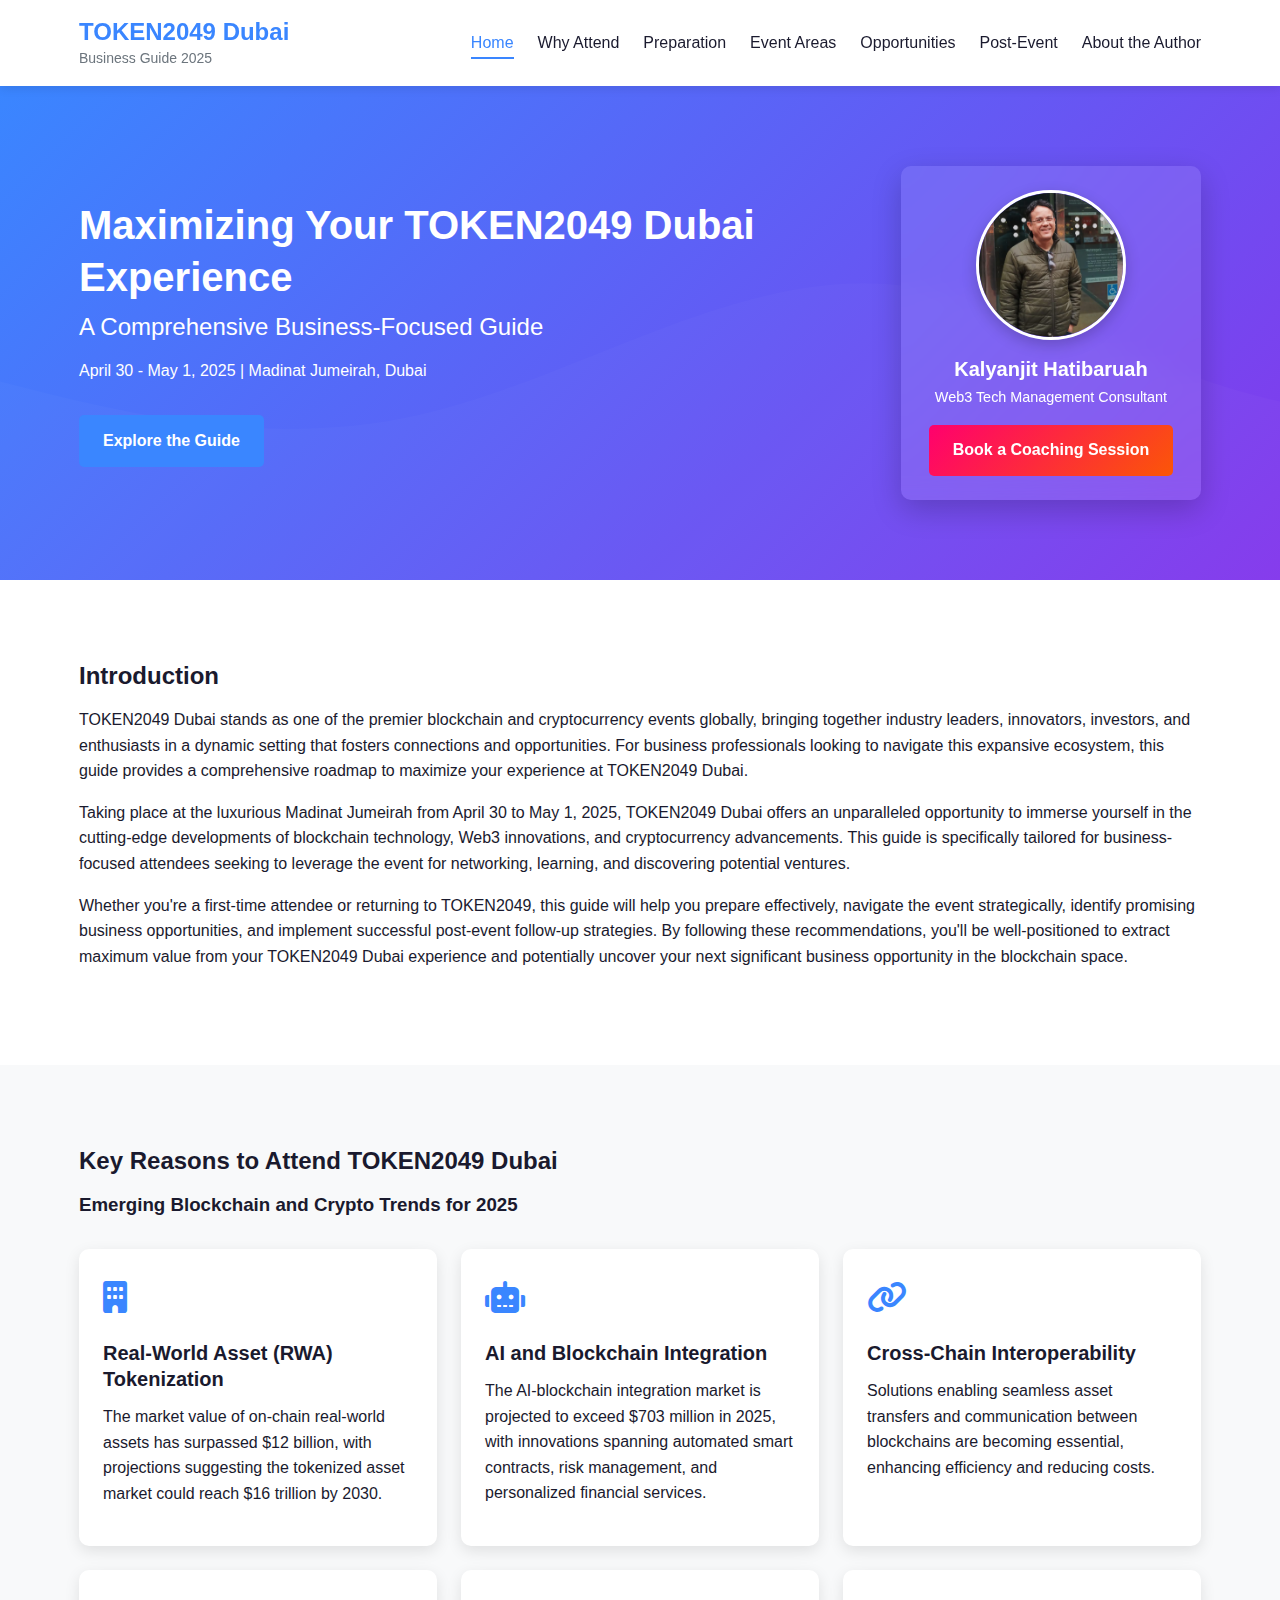
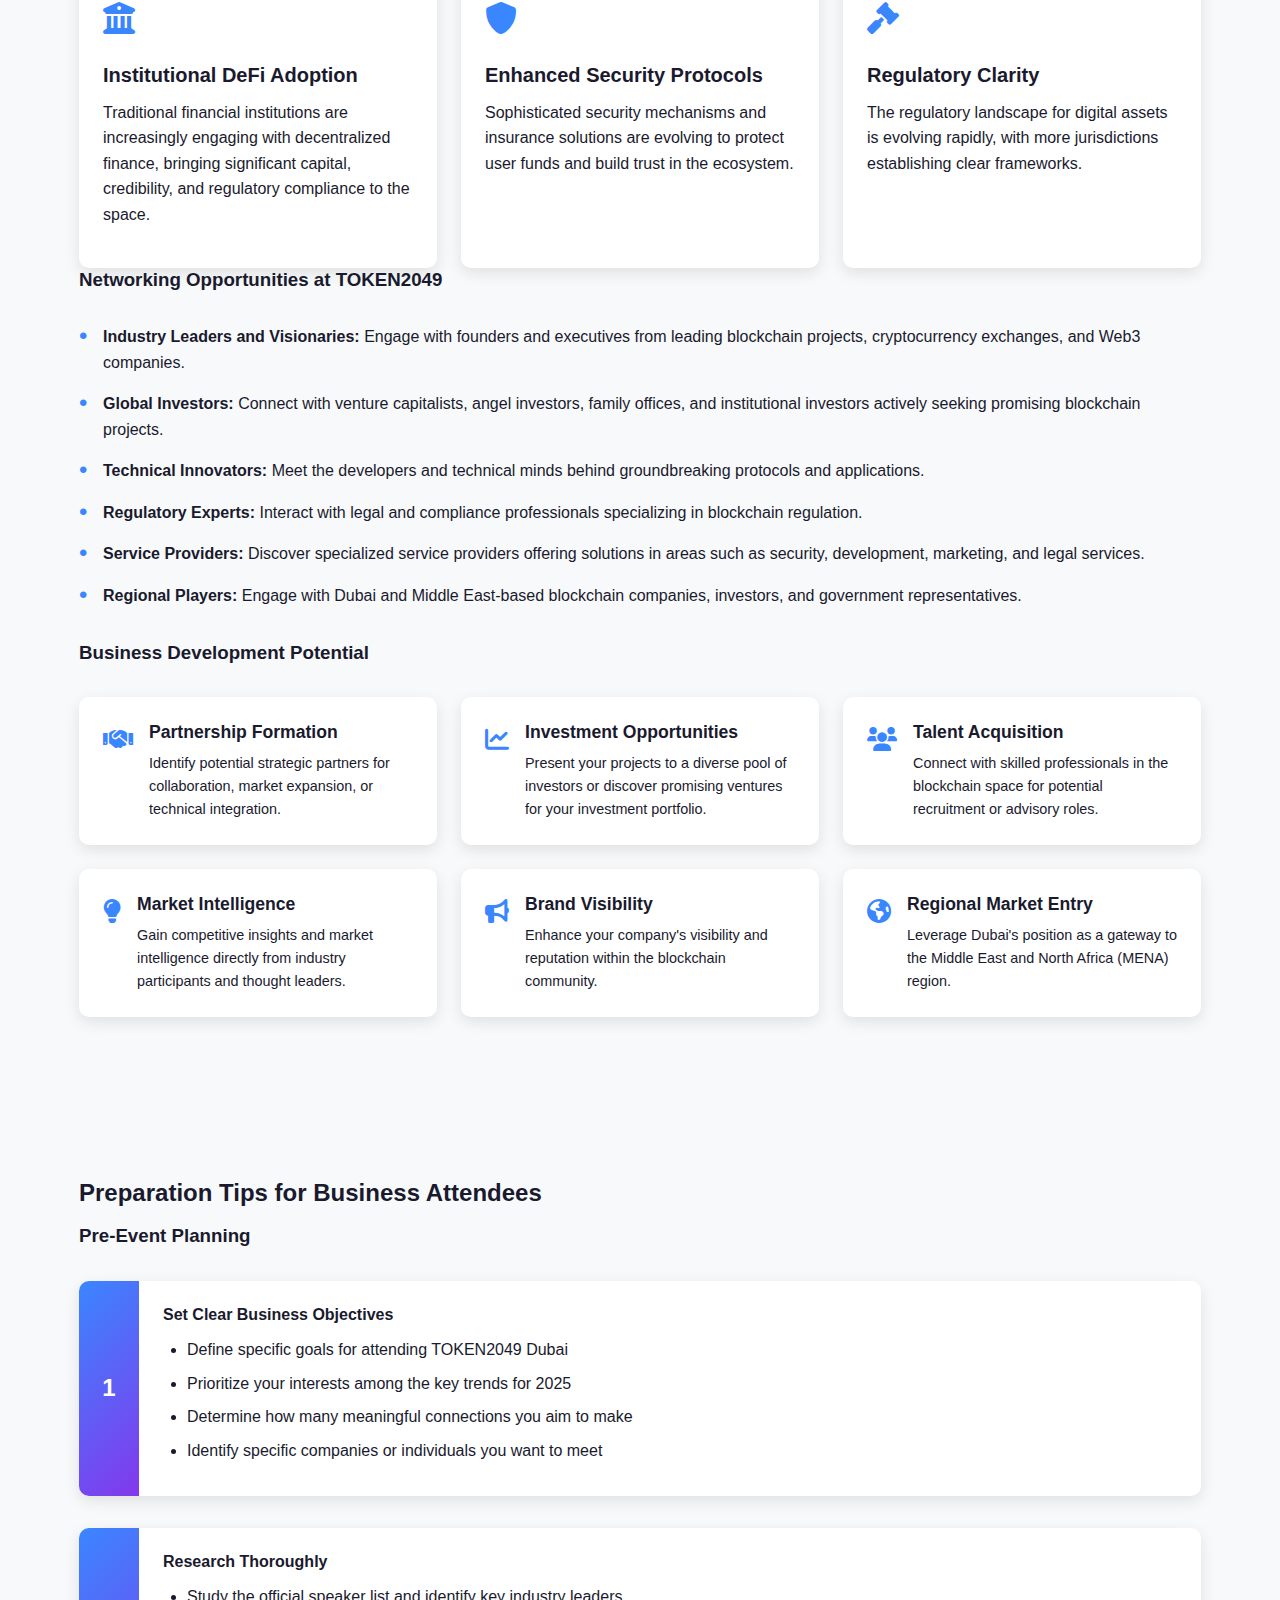
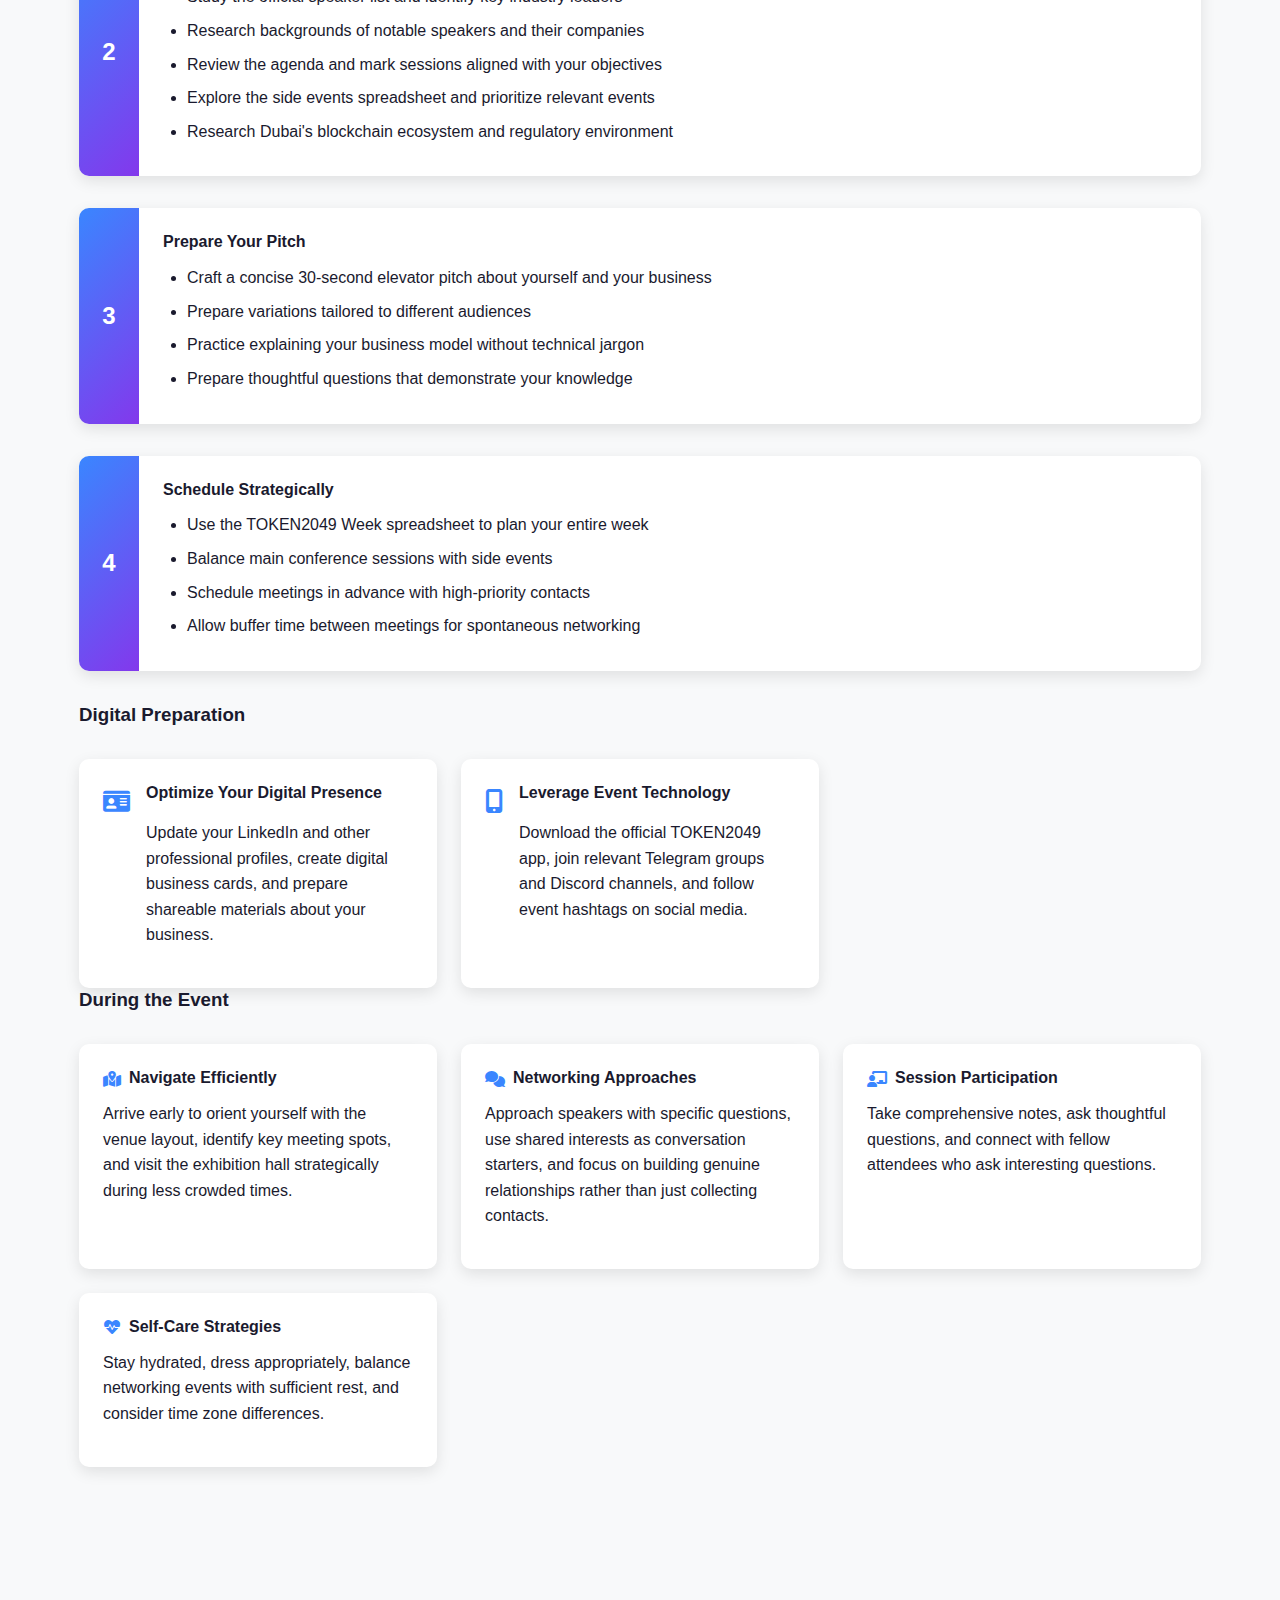
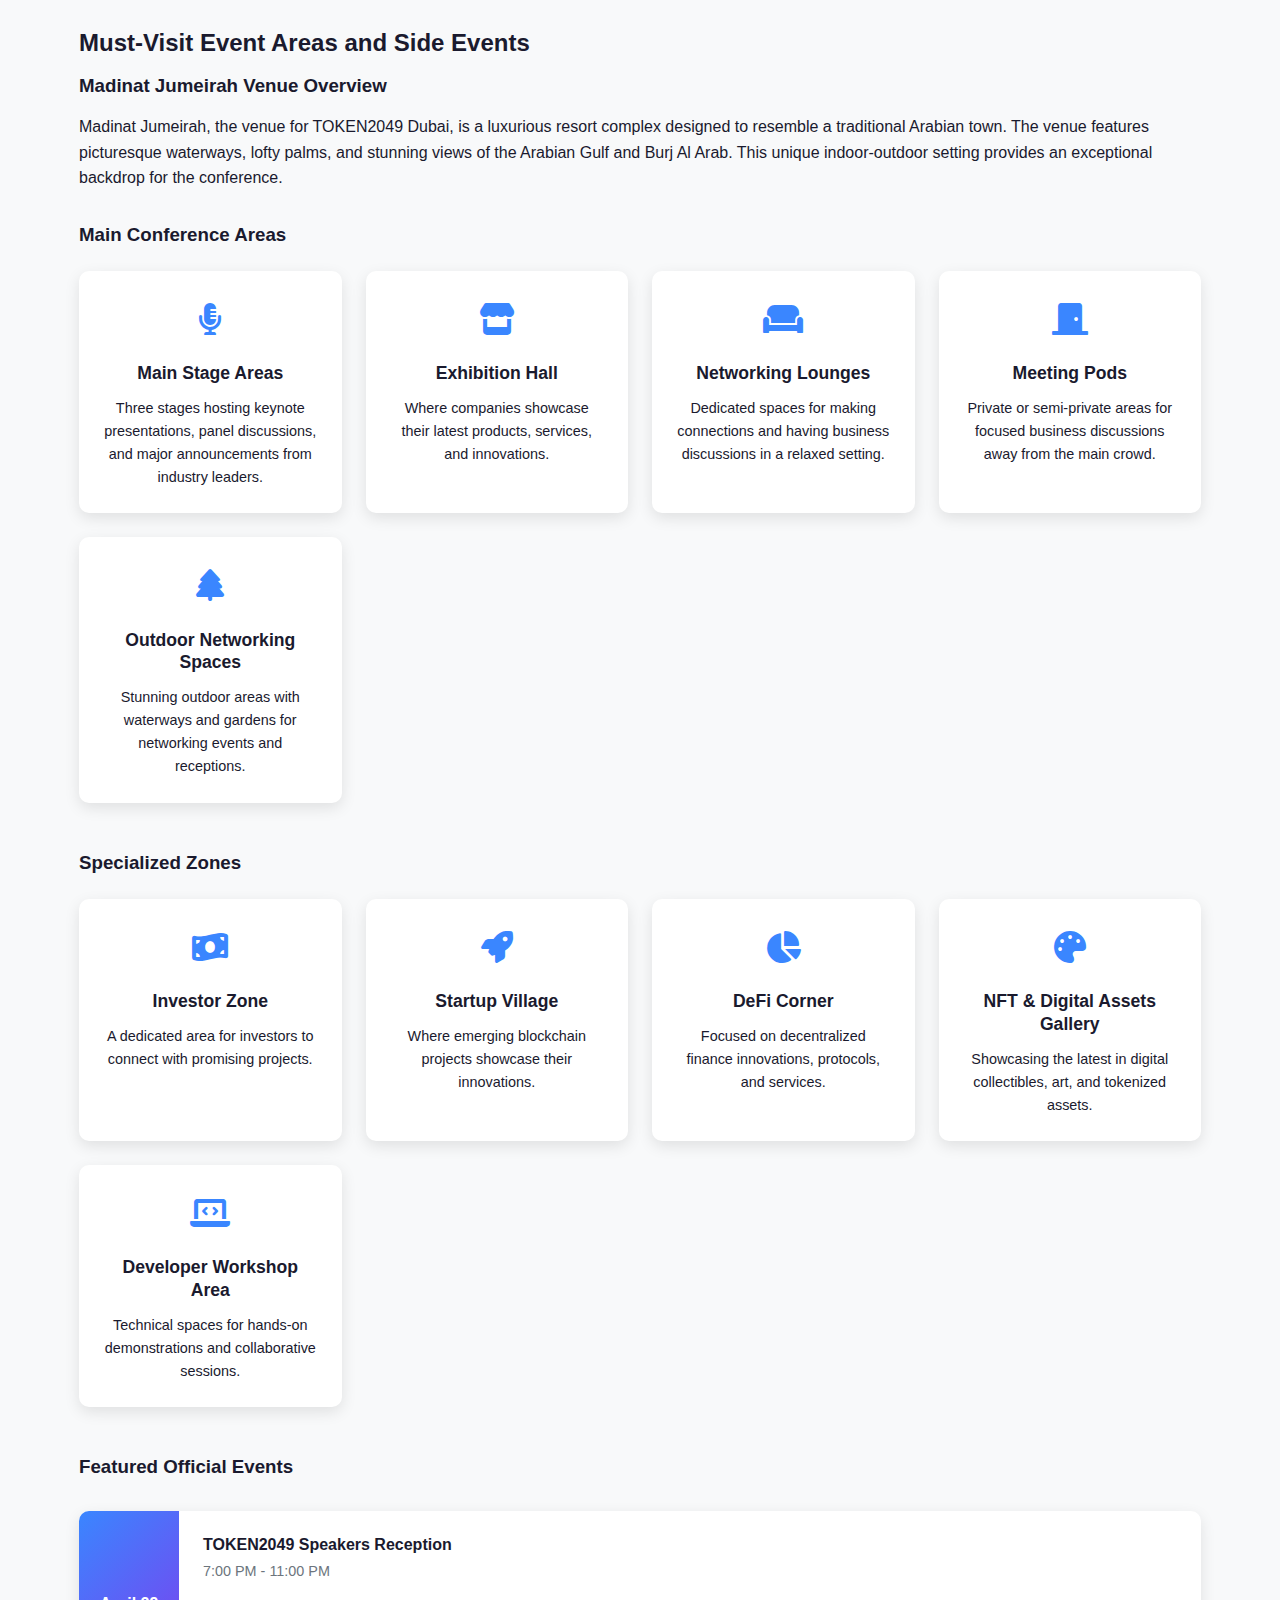
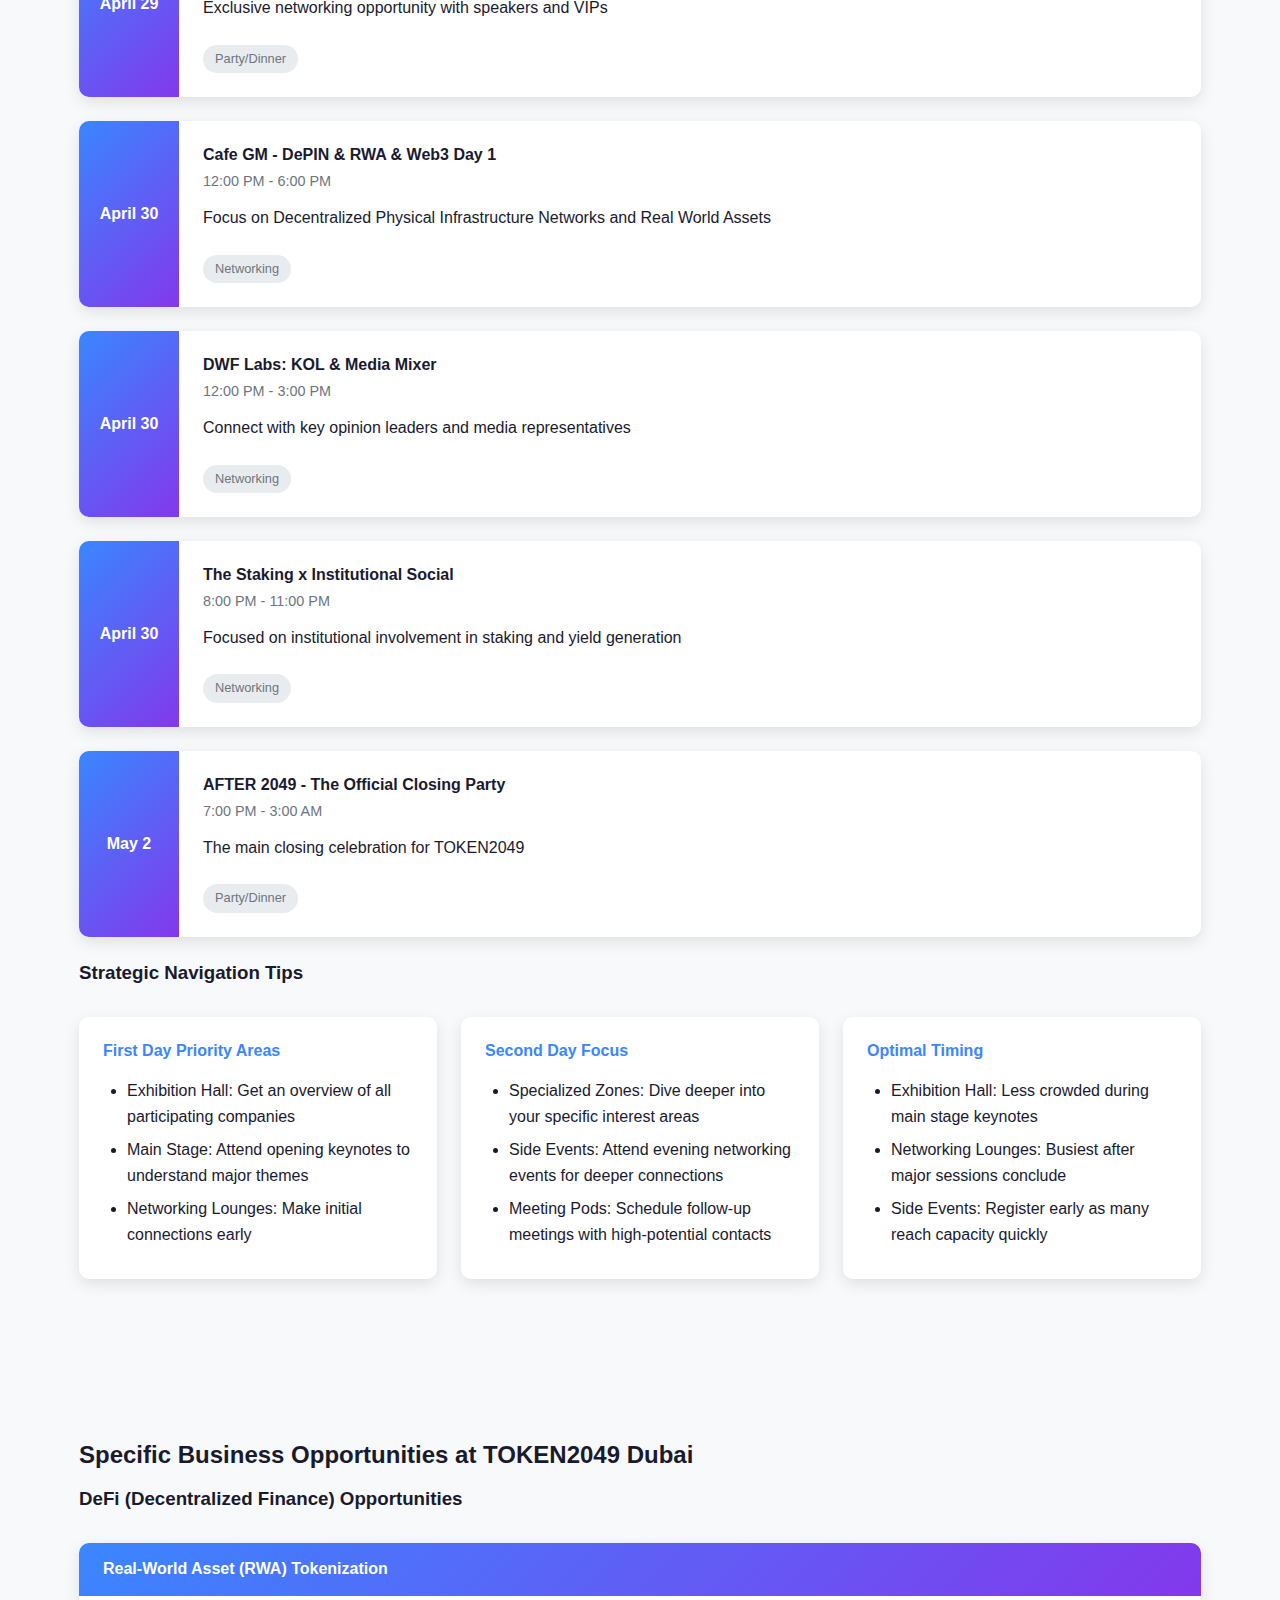
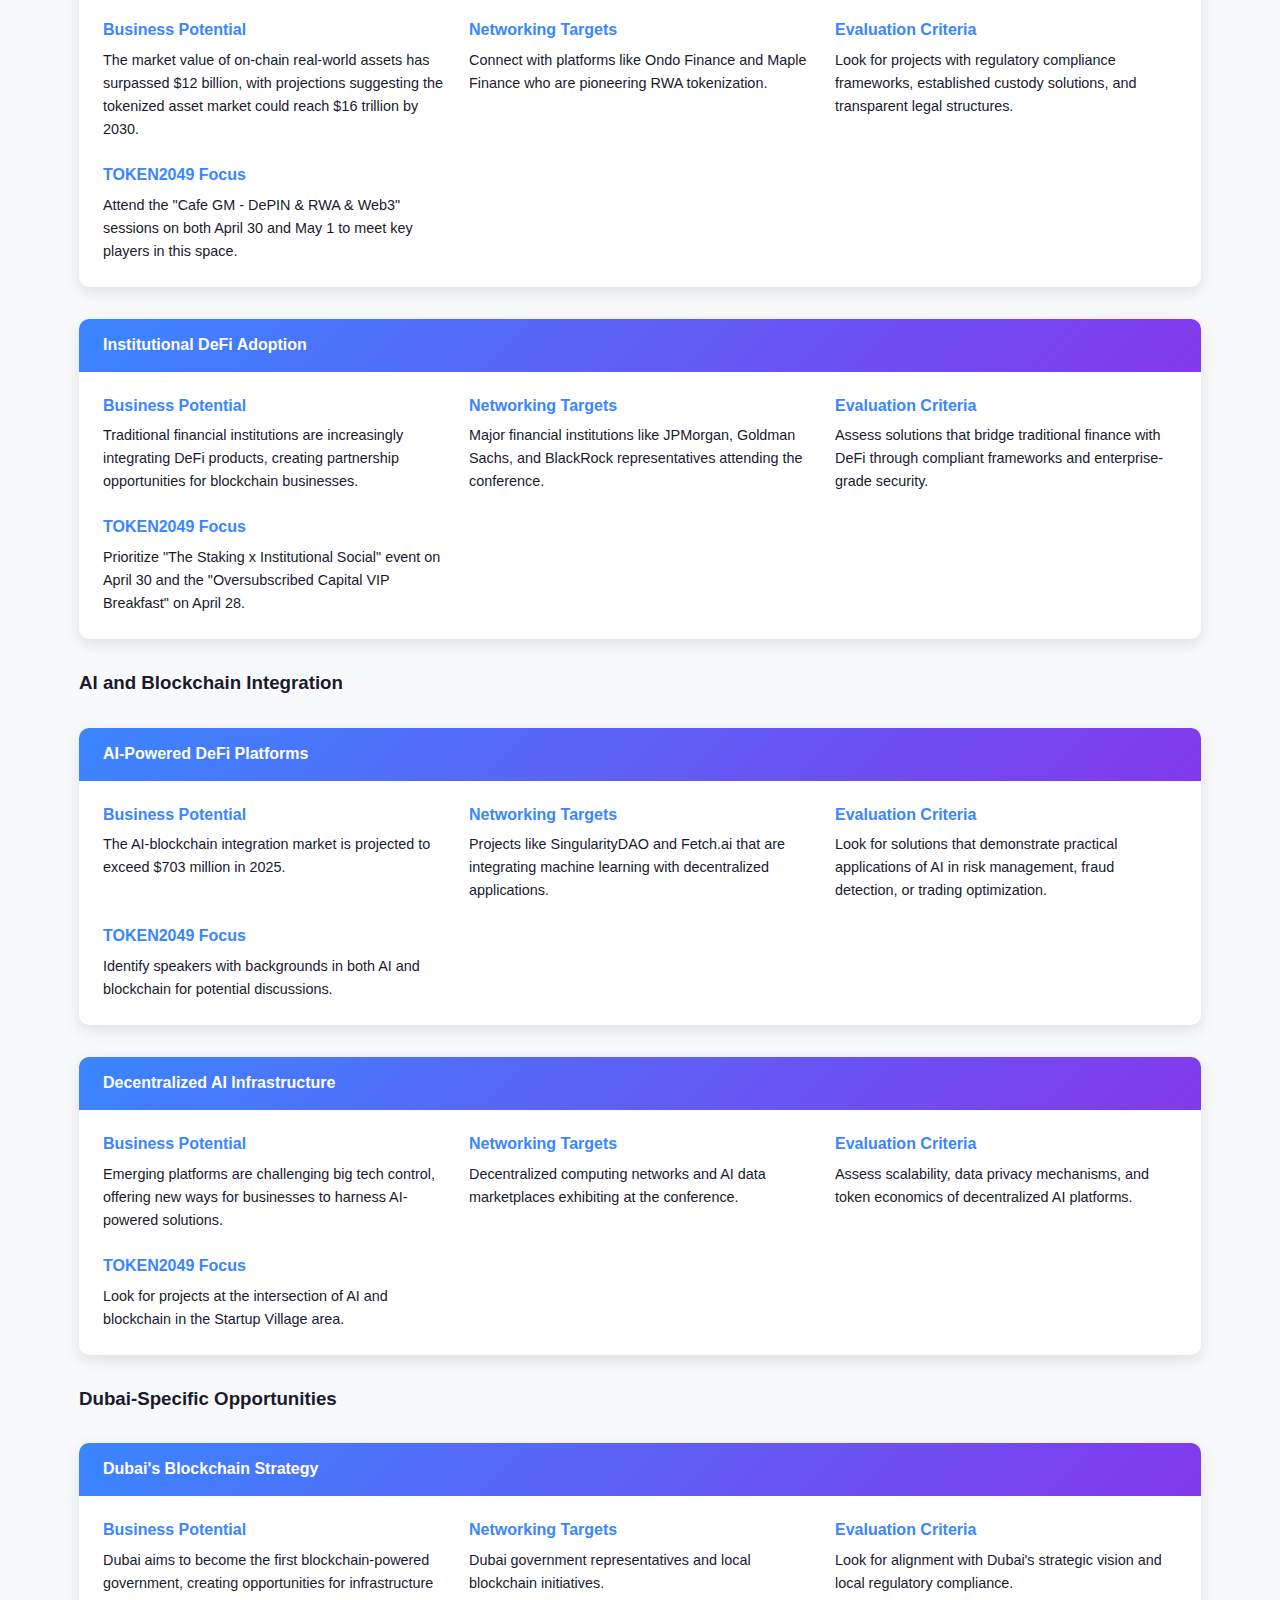
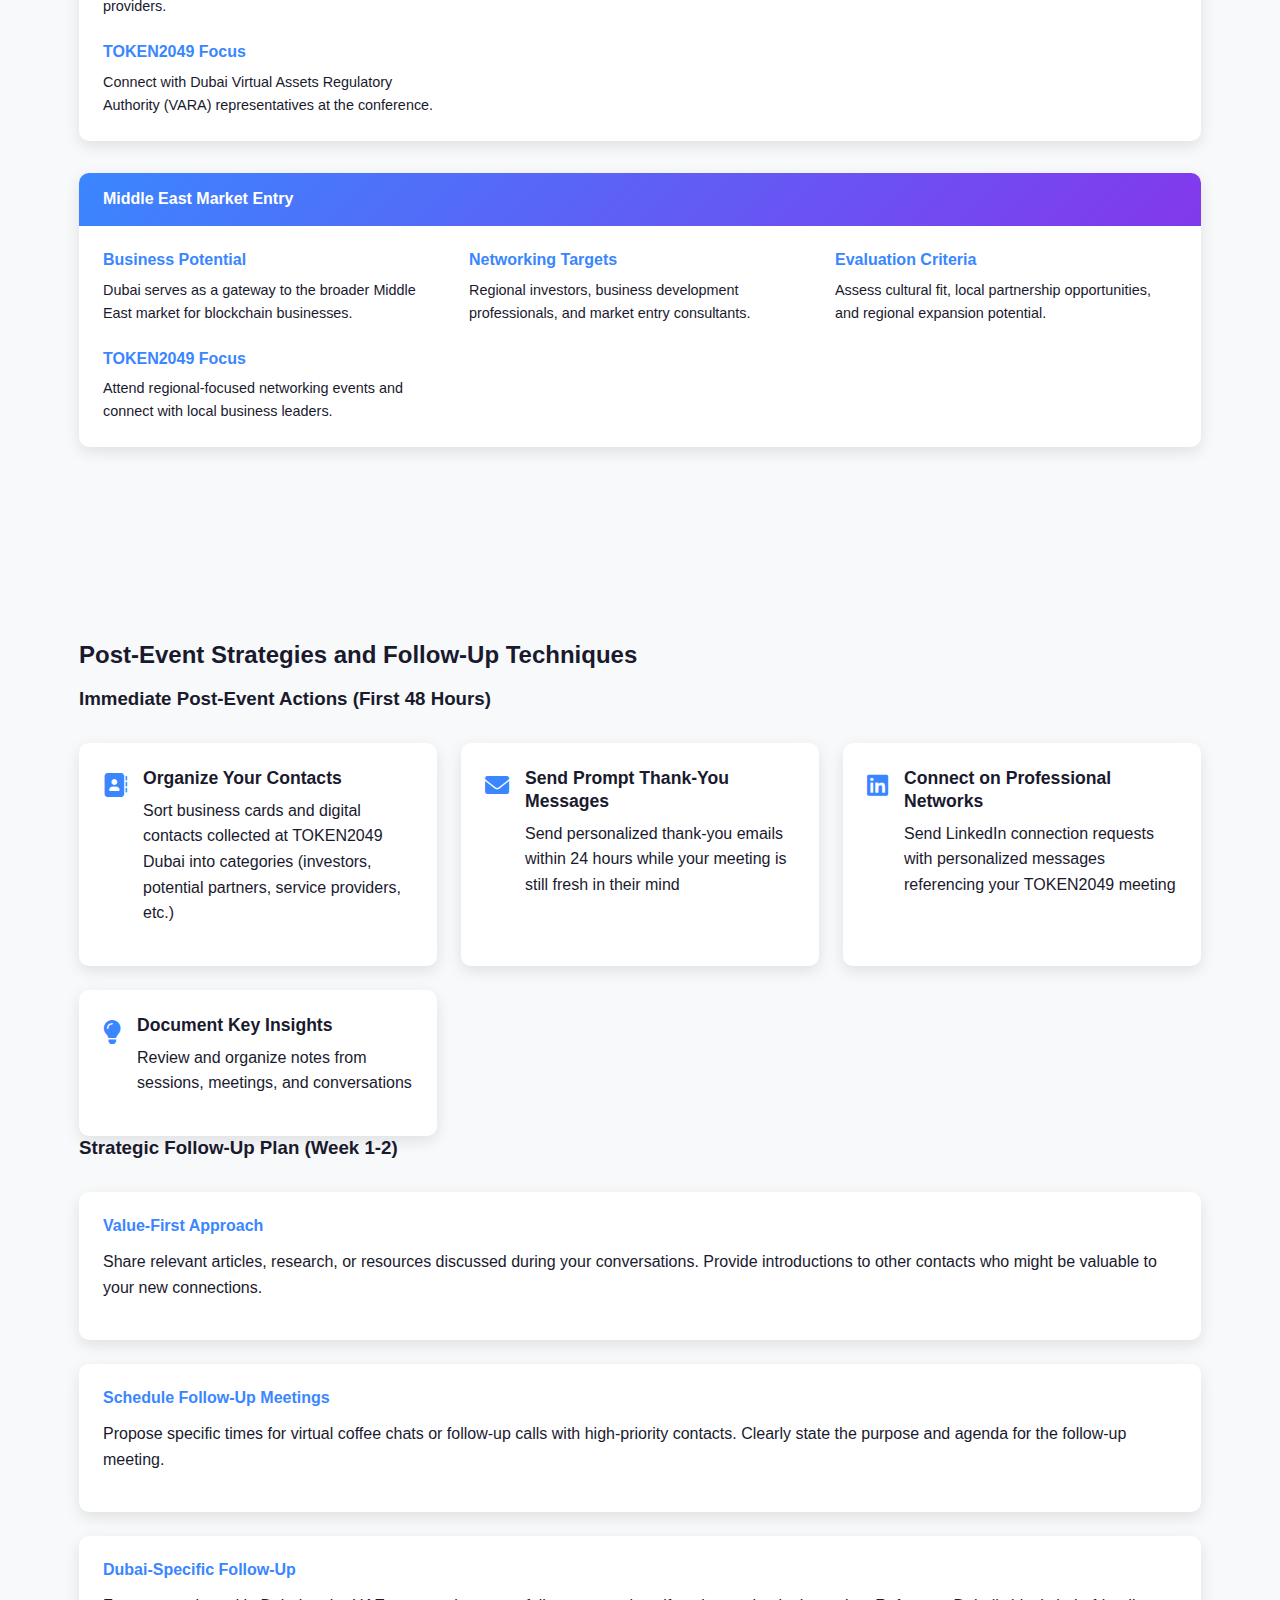
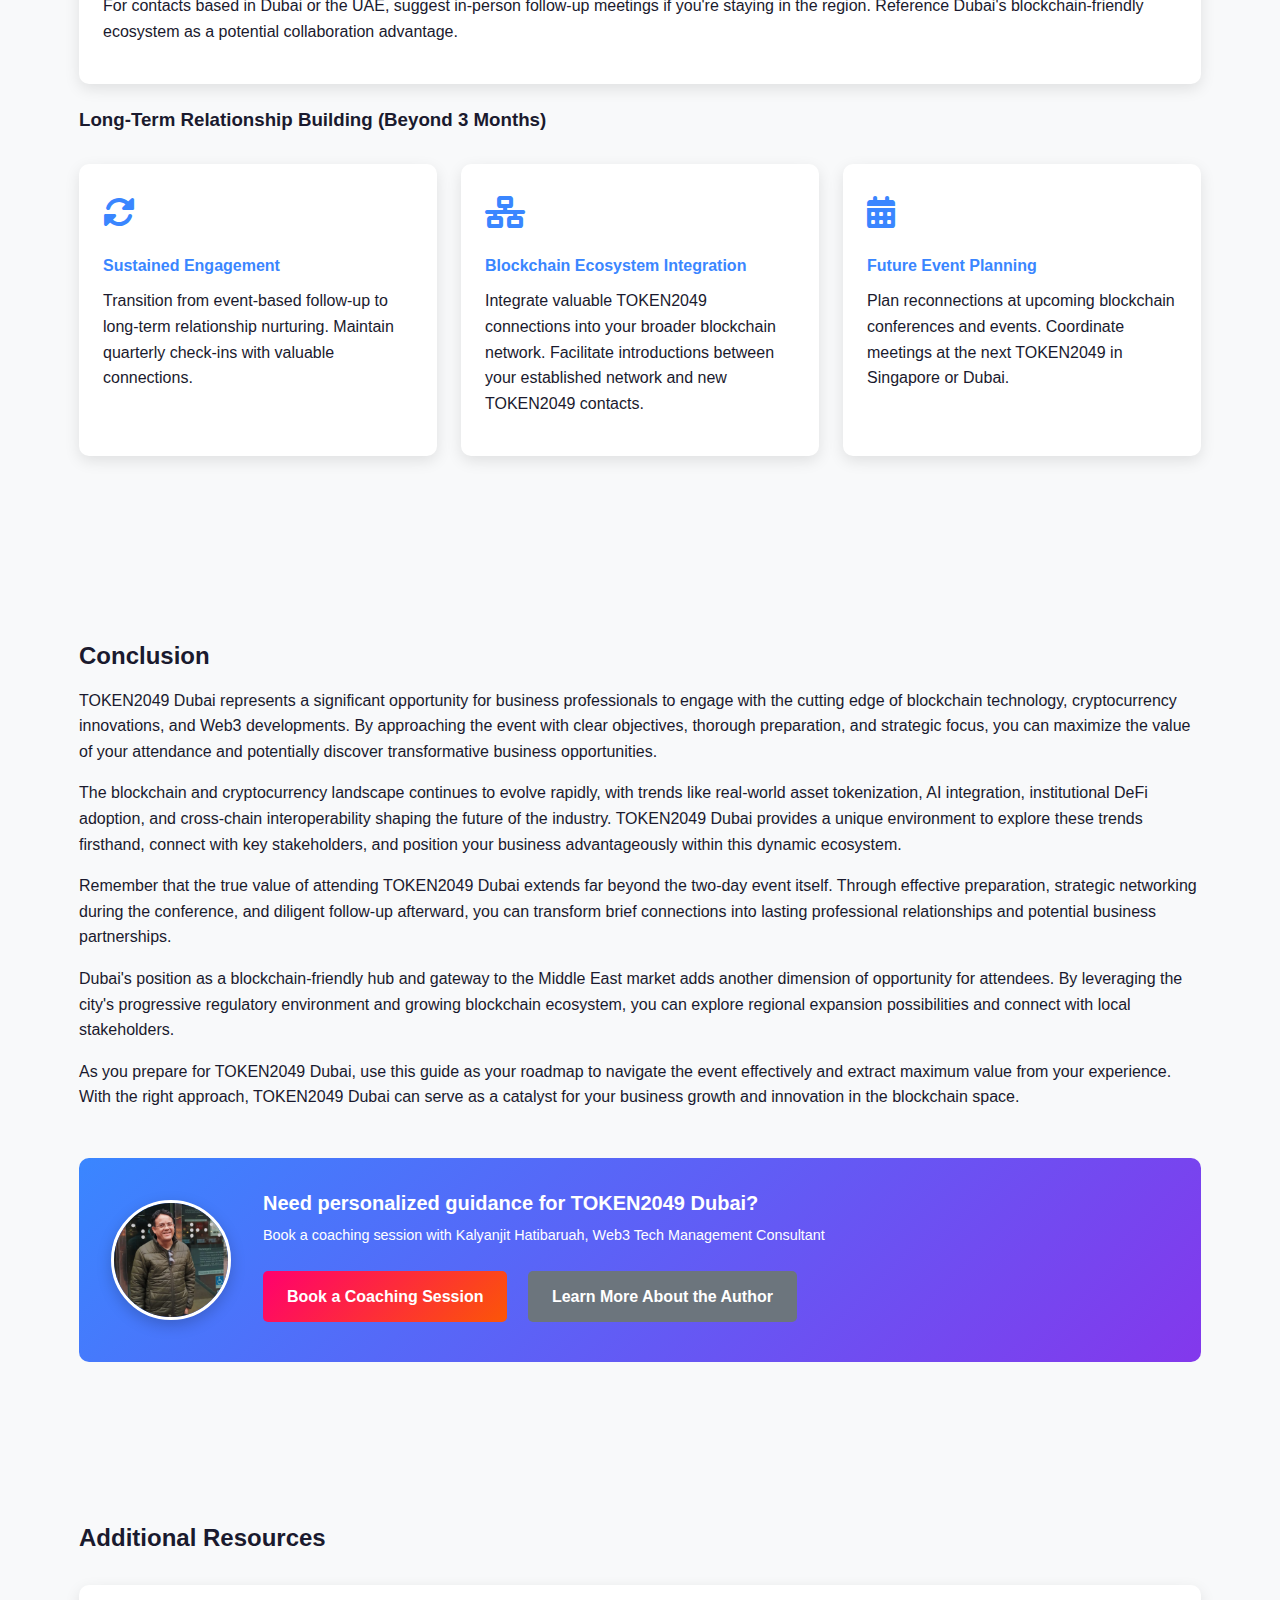
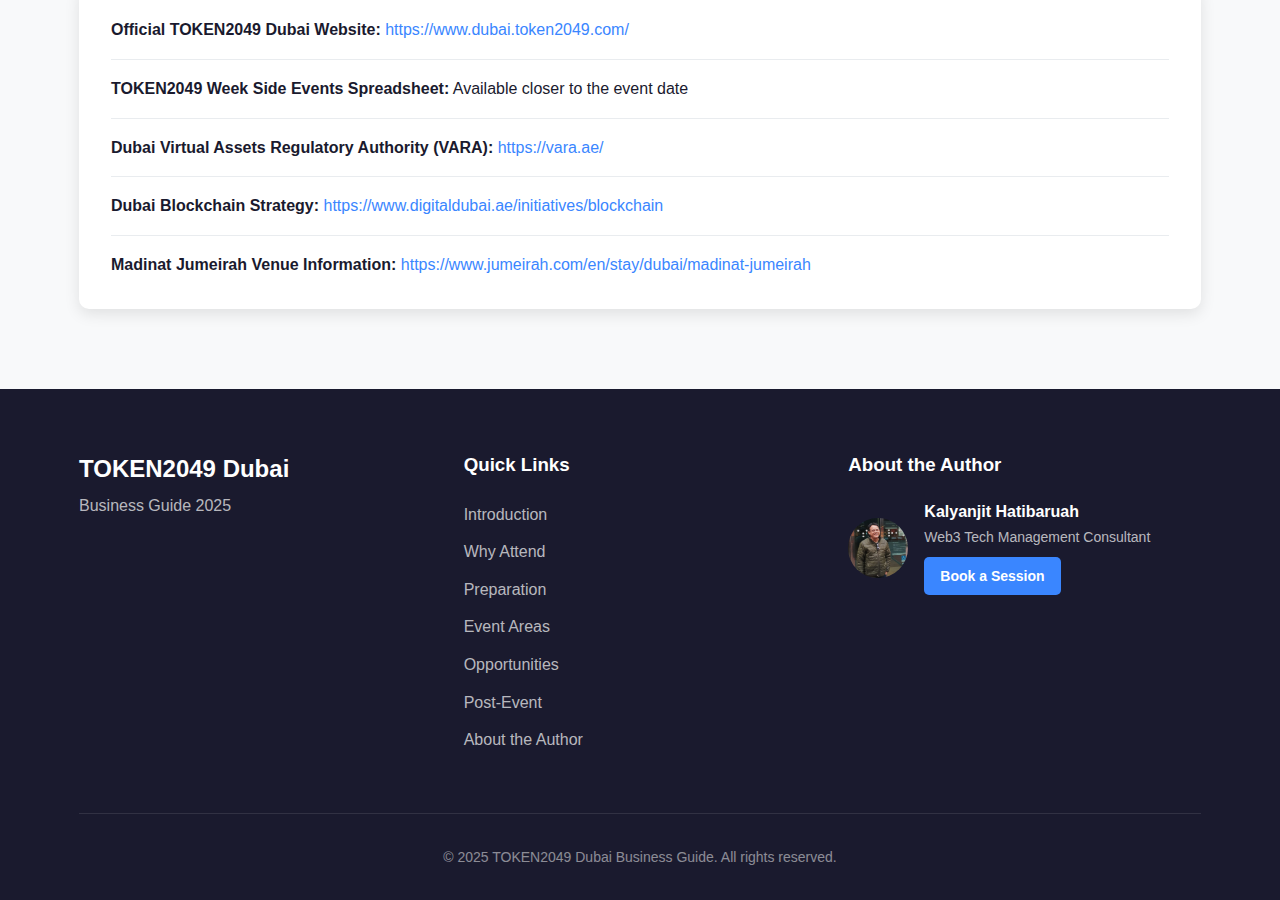
<file: index.html>
<!DOCTYPE html>
<html lang="en">
<head>
    <meta charset="UTF-8">
    <meta name="viewport" content="width=device-width, initial-scale=1.0">
    <title>TOKEN2049 Dubai Business Guide</title>
    <link rel="stylesheet" href="css/styles.css">
    <link rel="stylesheet" href="https://cdnjs.cloudflare.com/ajax/libs/font-awesome/6.0.0/css/all.min.css">
</head>
<body>
    <header>
        <div class="container">
            <div class="logo">
                <h1>TOKEN2049 Dubai</h1>
                <p>Business Guide 2025</p>
            </div>
            <nav>
                <ul>
                    <li><a href="index.html" class="active">Home</a></li>
                    <li><a href="#reasons">Why Attend</a></li>
                    <li><a href="#preparation">Preparation</a></li>
                    <li><a href="#event-areas">Event Areas</a></li>
                    <li><a href="#opportunities">Opportunities</a></li>
                    <li><a href="#post-event">Post-Event</a></li>
                    <li><a href="author.html">About the Author</a></li>
                </ul>
                <div class="mobile-menu-btn">
                    <span></span>
                    <span></span>
                    <span></span>
                </div>
            </nav>
        </div>
    </header>

    <section class="hero">
        <div class="container">
            <div class="hero-content">
                <div class="hero-text">
                    <h1>Maximizing Your TOKEN2049 Dubai Experience</h1>
                    <h2>A Comprehensive Business-Focused Guide</h2>
                    <p>April 30 - May 1, 2025 | Madinat Jumeirah, Dubai</p>
                    <a href="#reasons" class="btn">Explore the Guide</a>
                </div>
                <div class="author-profile">
                    <div class="author-image">
                        <img src="images/kalyan-000.png" alt="Kalyanjit Hatibaruah">
                    </div>
                    <div class="author-info">
                        <h3>Kalyanjit Hatibaruah</h3>
                        <p>Web3 Tech Management Consultant</p>
                        <a href="https://topmate.io/kalyanjit" class="btn btn-cta" target="_blank">Book a Coaching Session</a>
                    </div>
                </div>
            </div>
        </div>
    </section>

    <section id="introduction" class="section">
        <div class="container">
            <h2>Introduction</h2>
            <p>TOKEN2049 Dubai stands as one of the premier blockchain and cryptocurrency events globally, bringing together industry leaders, innovators, investors, and enthusiasts in a dynamic setting that fosters connections and opportunities. For business professionals looking to navigate this expansive ecosystem, this guide provides a comprehensive roadmap to maximize your experience at TOKEN2049 Dubai.</p>
            
            <p>Taking place at the luxurious Madinat Jumeirah from April 30 to May 1, 2025, TOKEN2049 Dubai offers an unparalleled opportunity to immerse yourself in the cutting-edge developments of blockchain technology, Web3 innovations, and cryptocurrency advancements. This guide is specifically tailored for business-focused attendees seeking to leverage the event for networking, learning, and discovering potential ventures.</p>
            
            <p>Whether you're a first-time attendee or returning to TOKEN2049, this guide will help you prepare effectively, navigate the event strategically, identify promising business opportunities, and implement successful post-event follow-up strategies. By following these recommendations, you'll be well-positioned to extract maximum value from your TOKEN2049 Dubai experience and potentially uncover your next significant business opportunity in the blockchain space.</p>
        </div>
    </section>

    <section id="reasons" class="section">
        <div class="container">
            <h2>Key Reasons to Attend TOKEN2049 Dubai</h2>
            
            <div class="subsection">
                <h3>Emerging Blockchain and Crypto Trends for 2025</h3>
                <div class="trend-cards">
                    <div class="card">
                        <div class="card-icon"><i class="fas fa-building"></i></div>
                        <h4>Real-World Asset (RWA) Tokenization</h4>
                        <p>The market value of on-chain real-world assets has surpassed $12 billion, with projections suggesting the tokenized asset market could reach $16 trillion by 2030.</p>
                    </div>
                    <div class="card">
                        <div class="card-icon"><i class="fas fa-robot"></i></div>
                        <h4>AI and Blockchain Integration</h4>
                        <p>The AI-blockchain integration market is projected to exceed $703 million in 2025, with innovations spanning automated smart contracts, risk management, and personalized financial services.</p>
                    </div>
                    <div class="card">
                        <div class="card-icon"><i class="fas fa-link"></i></div>
                        <h4>Cross-Chain Interoperability</h4>
                        <p>Solutions enabling seamless asset transfers and communication between blockchains are becoming essential, enhancing efficiency and reducing costs.</p>
                    </div>
                    <div class="card">
                        <div class="card-icon"><i class="fas fa-university"></i></div>
                        <h4>Institutional DeFi Adoption</h4>
                        <p>Traditional financial institutions are increasingly engaging with decentralized finance, bringing significant capital, credibility, and regulatory compliance to the space.</p>
                    </div>
                    <div class="card">
                        <div class="card-icon"><i class="fas fa-shield-alt"></i></div>
                        <h4>Enhanced Security Protocols</h4>
                        <p>Sophisticated security mechanisms and insurance solutions are evolving to protect user funds and build trust in the ecosystem.</p>
                    </div>
                    <div class="card">
                        <div class="card-icon"><i class="fas fa-gavel"></i></div>
                        <h4>Regulatory Clarity</h4>
                        <p>The regulatory landscape for digital assets is evolving rapidly, with more jurisdictions establishing clear frameworks.</p>
                    </div>
                </div>
            </div>
            
            <div class="subsection">
                <h3>Networking Opportunities at TOKEN2049</h3>
                <ul class="feature-list">
                    <li><strong>Industry Leaders and Visionaries:</strong> Engage with founders and executives from leading blockchain projects, cryptocurrency exchanges, and Web3 companies.</li>
                    <li><strong>Global Investors:</strong> Connect with venture capitalists, angel investors, family offices, and institutional investors actively seeking promising blockchain projects.</li>
                    <li><strong>Technical Innovators:</strong> Meet the developers and technical minds behind groundbreaking protocols and applications.</li>
                    <li><strong>Regulatory Experts:</strong> Interact with legal and compliance professionals specializing in blockchain regulation.</li>
                    <li><strong>Service Providers:</strong> Discover specialized service providers offering solutions in areas such as security, development, marketing, and legal services.</li>
                    <li><strong>Regional Players:</strong> Engage with Dubai and Middle East-based blockchain companies, investors, and government representatives.</li>
                </ul>
            </div>
            
            <div class="subsection">
                <h3>Business Development Potential</h3>
                <div class="business-potential">
                    <div class="potential-item">
                        <div class="icon"><i class="fas fa-handshake"></i></div>
                        <div class="text">
                            <h4>Partnership Formation</h4>
                            <p>Identify potential strategic partners for collaboration, market expansion, or technical integration.</p>
                        </div>
                    </div>
                    <div class="potential-item">
                        <div class="icon"><i class="fas fa-chart-line"></i></div>
                        <div class="text">
                            <h4>Investment Opportunities</h4>
                            <p>Present your projects to a diverse pool of investors or discover promising ventures for your investment portfolio.</p>
                        </div>
                    </div>
                    <div class="potential-item">
                        <div class="icon"><i class="fas fa-users"></i></div>
                        <div class="text">
                            <h4>Talent Acquisition</h4>
                            <p>Connect with skilled professionals in the blockchain space for potential recruitment or advisory roles.</p>
                        </div>
                    </div>
                    <div class="potential-item">
                        <div class="icon"><i class="fas fa-lightbulb"></i></div>
                        <div class="text">
                            <h4>Market Intelligence</h4>
                            <p>Gain competitive insights and market intelligence directly from industry participants and thought leaders.</p>
                        </div>
                    </div>
                    <div class="potential-item">
                        <div class="icon"><i class="fas fa-bullhorn"></i></div>
                        <div class="text">
                            <h4>Brand Visibility</h4>
                            <p>Enhance your company's visibility and reputation within the blockchain community.</p>
                        </div>
                    </div>
                    <div class="potential-item">
                        <div class="icon"><i class="fas fa-globe-americas"></i></div>
                        <div class="text">
                            <h4>Regional Market Entry</h4>
                            <p>Leverage Dubai's position as a gateway to the Middle East and North Africa (MENA) region.</p>
                        </div>
                    </div>
                </div>
            </div>
        </div>
    </section>

    <section id="preparation" class="section">
        <div class="container">
            <h2>Preparation Tips for Business Attendees</h2>
            
            <div class="subsection">
                <h3>Pre-Event Planning</h3>
                <div class="prep-steps">
                    <div class="step">
                        <div class="step-number">1</div>
                        <div class="step-content">
                            <h4>Set Clear Business Objectives</h4>
                            <ul>
                                <li>Define specific goals for attending TOKEN2049 Dubai</li>
                                <li>Prioritize your interests among the key trends for 2025</li>
                                <li>Determine how many meaningful connections you aim to make</li>
                                <li>Identify specific companies or individuals you want to meet</li>
                            </ul>
                        </div>
                    </div>
                    <div class="step">
                        <div class="step-number">2</div>
                        <div class="step-content">
                            <h4>Research Thoroughly</h4>
                            <ul>
                                <li>Study the official speaker list and identify key industry leaders</li>
                                <li>Research backgrounds of notable speakers and their companies</li>
                                <li>Review the agenda and mark sessions aligned with your objectives</li>
                                <li>Explore the side events spreadsheet and prioritize relevant events</li>
                                <li>Research Dubai's blockchain ecosystem and regulatory environment</li>
                            </ul>
                        </div>
                    </div>
                    <div class="step">
                        <div class="step-number">3</div>
                        <div class="step-content">
                            <h4>Prepare Your Pitch</h4>
                            <ul>
                                <li>Craft a concise 30-second elevator pitch about yourself and your business</li>
                                <li>Prepare variations tailored to different audiences</li>
                                <li>Practice explaining your business model without technical jargon</li>
                                <li>Prepare thoughtful questions that demonstrate your knowledge</li>
                            </ul>
                        </div>
                    </div>
                    <div class="step">
                        <div class="step-number">4</div>
                        <div class="step-content">
                            <h4>Schedule Strategically</h4>
                            <ul>
                                <li>Use the TOKEN2049 Week spreadsheet to plan your entire week</li>
                                <li>Balance main conference sessions with side events</li>
                                <li>Schedule meetings in advance with high-priority contacts</li>
                                <li>Allow buffer time between meetings for spontaneous networking</li>
                            </ul>
                        </div>
                    </div>
                </div>
            </div>
            
            <div class="subsection">
                <h3>Digital Preparation</h3>
                <div class="digital-prep">
                    <div class="prep-item">
                        <div class="icon"><i class="fas fa-id-card"></i></div>
                        <div class="content">
                            <h4>Optimize Your Digital Presence</h4>
                            <p>Update your LinkedIn and other professional profiles, create digital business cards, and prepare shareable materials about your business.</p>
                        </div>
                    </div>
                    <div class="prep-item">
                        <div class="icon"><i class="fas fa-mobile-alt"></i></div>
                        <div class="content">
                            <h4>Leverage Event Technology</h4>
                            <p>Download the official TOKEN2049 app, join relevant Telegram groups and Discord channels, and follow event hashtags on social media.</p>
                        </div>
                    </div>
                </div>
            </div>
            
            <div class="subsection">
                <h3>During the Event</h3>
                <div class="during-event">
                    <div class="event-tip">
                        <h4><i class="fas fa-map-marked-alt"></i> Navigate Efficiently</h4>
                        <p>Arrive early to orient yourself with the venue layout, identify key meeting spots, and visit the exhibition hall strategically during less crowded times.</p>
                    </div>
                    <div class="event-tip">
                        <h4><i class="fas fa-comments"></i> Networking Approaches</h4>
                        <p>Approach speakers with specific questions, use shared interests as conversation starters, and focus on building genuine relationships rather than just collecting contacts.</p>
                    </div>
                    <div class="event-tip">
                        <h4><i class="fas fa-chalkboard-teacher"></i> Session Participation</h4>
                        <p>Take comprehensive notes, ask thoughtful questions, and connect with fellow attendees who ask interesting questions.</p>
                    </div>
                    <div class="event-tip">
                        <h4><i class="fas fa-heartbeat"></i> Self-Care Strategies</h4>
                        <p>Stay hydrated, dress appropriately, balance networking events with sufficient rest, and consider time zone differences.</p>
                    </div>
                </div>
            </div>
        </div>
    </section>

    <section id="event-areas" class="section">
        <div class="container">
            <h2>Must-Visit Event Areas and Side Events</h2>
            
            <div class="subsection">
                <h3>Madinat Jumeirah Venue Overview</h3>
                <p>Madinat Jumeirah, the venue for TOKEN2049 Dubai, is a luxurious resort complex designed to resemble a traditional Arabian town. The venue features picturesque waterways, lofty palms, and stunning views of the Arabian Gulf and Burj Al Arab. This unique indoor-outdoor setting provides an exceptional backdrop for the conference.</p>
                
                <div class="venue-areas">
                    <div class="area-category">
                        <h3>Main Conference Areas</h3>
                        <div class="areas">
                            <div class="area">
                                <div class="area-icon"><i class="fas fa-microphone-alt"></i></div>
                                <h4>Main Stage Areas</h4>
                                <p>Three stages hosting keynote presentations, panel discussions, and major announcements from industry leaders.</p>
                            </div>
                            <div class="area">
                                <div class="area-icon"><i class="fas fa-store"></i></div>
                                <h4>Exhibition Hall</h4>
                                <p>Where companies showcase their latest products, services, and innovations.</p>
                            </div>
                            <div class="area">
                                <div class="area-icon"><i class="fas fa-couch"></i></div>
                                <h4>Networking Lounges</h4>
                                <p>Dedicated spaces for making connections and having business discussions in a relaxed setting.</p>
                            </div>
                            <div class="area">
                                <div class="area-icon"><i class="fas fa-door-closed"></i></div>
                                <h4>Meeting Pods</h4>
                                <p>Private or semi-private areas for focused business discussions away from the main crowd.</p>
                            </div>
                            <div class="area">
                                <div class="area-icon"><i class="fas fa-tree"></i></div>
                                <h4>Outdoor Networking Spaces</h4>
                                <p>Stunning outdoor areas with waterways and gardens for networking events and receptions.</p>
                            </div>
                        </div>
                    </div>
                    
                    <div class="area-category">
                        <h3>Specialized Zones</h3>
                        <div class="areas">
                            <div class="area">
                                <div class="area-icon"><i class="fas fa-money-bill-wave"></i></div>
                                <h4>Investor Zone</h4>
                                <p>A dedicated area for investors to connect with promising projects.</p>
                            </div>
                            <div class="area">
                                <div class="area-icon"><i class="fas fa-rocket"></i></div>
                                <h4>Startup Village</h4>
                                <p>Where emerging blockchain projects showcase their innovations.</p>
                            </div>
                            <div class="area">
                                <div class="area-icon"><i class="fas fa-chart-pie"></i></div>
                                <h4>DeFi Corner</h4>
                                <p>Focused on decentralized finance innovations, protocols, and services.</p>
                            </div>
                            <div class="area">
                                <div class="area-icon"><i class="fas fa-palette"></i></div>
                                <h4>NFT & Digital Assets Gallery</h4>
                                <p>Showcasing the latest in digital collectibles, art, and tokenized assets.</p>
                            </div>
                            <div class="area">
                                <div class="area-icon"><i class="fas fa-laptop-code"></i></div>
                                <h4>Developer Workshop Area</h4>
                                <p>Technical spaces for hands-on demonstrations and collaborative sessions.</p>
                            </div>
                        </div>
                    </div>
                </div>
            </div>
            
            <div class="subsection">
                <h3>Featured Official Events</h3>
                <div class="events-timeline">
                    <div class="event">
                        <div class="event-date">April 29</div>
                        <div class="event-details">
                            <h4>TOKEN2049 Speakers Reception</h4>
                            <p class="event-time">7:00 PM - 11:00 PM</p>
                            <p>Exclusive networking opportunity with speakers and VIPs</p>
                            <span class="event-category">Party/Dinner</span>
                        </div>
                    </div>
                    <div class="event">
                        <div class="event-date">April 30</div>
                        <div class="event-details">
                            <h4>Cafe GM - DePIN & RWA & Web3 Day 1</h4>
                            <p class="event-time">12:00 PM - 6:00 PM</p>
                            <p>Focus on Decentralized Physical Infrastructure Networks and Real World Assets</p>
                            <span class="event-category">Networking</span>
                        </div>
                    </div>
                    <div class="event">
                        <div class="event-date">April 30</div>
                        <div class="event-details">
                            <h4>DWF Labs: KOL & Media Mixer</h4>
                            <p class="event-time">12:00 PM - 3:00 PM</p>
                            <p>Connect with key opinion leaders and media representatives</p>
                            <span class="event-category">Networking</span>
                        </div>
                    </div>
                    <div class="event">
                        <div class="event-date">April 30</div>
                        <div class="event-details">
                            <h4>The Staking x Institutional Social</h4>
                            <p class="event-time">8:00 PM - 11:00 PM</p>
                            <p>Focused on institutional involvement in staking and yield generation</p>
                            <span class="event-category">Networking</span>
                        </div>
                    </div>
                    <div class="event">
                        <div class="event-date">May 2</div>
                        <div class="event-details">
                            <h4>AFTER 2049 - The Official Closing Party</h4>
                            <p class="event-time">7:00 PM - 3:00 AM</p>
                            <p>The main closing celebration for TOKEN2049</p>
                            <span class="event-category">Party/Dinner</span>
                        </div>
                    </div>
                </div>
            </div>
            
            <div class="subsection">
                <h3>Strategic Navigation Tips</h3>
                <div class="navigation-tips">
                    <div class="tip">
                        <h4>First Day Priority Areas</h4>
                        <ul>
                            <li>Exhibition Hall: Get an overview of all participating companies</li>
                            <li>Main Stage: Attend opening keynotes to understand major themes</li>
                            <li>Networking Lounges: Make initial connections early</li>
                        </ul>
                    </div>
                    <div class="tip">
                        <h4>Second Day Focus</h4>
                        <ul>
                            <li>Specialized Zones: Dive deeper into your specific interest areas</li>
                            <li>Side Events: Attend evening networking events for deeper connections</li>
                            <li>Meeting Pods: Schedule follow-up meetings with high-potential contacts</li>
                        </ul>
                    </div>
                    <div class="tip">
                        <h4>Optimal Timing</h4>
                        <ul>
                            <li>Exhibition Hall: Less crowded during main stage keynotes</li>
                            <li>Networking Lounges: Busiest after major sessions conclude</li>
                            <li>Side Events: Register early as many reach capacity quickly</li>
                        </ul>
                    </div>
                </div>
            </div>
        </div>
    </section>

    <section id="opportunities" class="section">
        <div class="container">
            <h2>Specific Business Opportunities at TOKEN2049 Dubai</h2>
            
            <div class="subsection">
                <h3>DeFi (Decentralized Finance) Opportunities</h3>
                <div class="opportunities">
                    <div class="opportunity">
                        <h4>Real-World Asset (RWA) Tokenization</h4>
                        <div class="opportunity-details">
                            <div class="detail">
                                <h5>Business Potential</h5>
                                <p>The market value of on-chain real-world assets has surpassed $12 billion, with projections suggesting the tokenized asset market could reach $16 trillion by 2030.</p>
                            </div>
                            <div class="detail">
                                <h5>Networking Targets</h5>
                                <p>Connect with platforms like Ondo Finance and Maple Finance who are pioneering RWA tokenization.</p>
                            </div>
                            <div class="detail">
                                <h5>Evaluation Criteria</h5>
                                <p>Look for projects with regulatory compliance frameworks, established custody solutions, and transparent legal structures.</p>
                            </div>
                            <div class="detail">
                                <h5>TOKEN2049 Focus</h5>
                                <p>Attend the "Cafe GM - DePIN & RWA & Web3" sessions on both April 30 and May 1 to meet key players in this space.</p>
                            </div>
                        </div>
                    </div>
                    
                    <div class="opportunity">
                        <h4>Institutional DeFi Adoption</h4>
                        <div class="opportunity-details">
                            <div class="detail">
                                <h5>Business Potential</h5>
                                <p>Traditional financial institutions are increasingly integrating DeFi products, creating partnership opportunities for blockchain businesses.</p>
                            </div>
                            <div class="detail">
                                <h5>Networking Targets</h5>
                                <p>Major financial institutions like JPMorgan, Goldman Sachs, and BlackRock representatives attending the conference.</p>
                            </div>
                            <div class="detail">
                                <h5>Evaluation Criteria</h5>
                                <p>Assess solutions that bridge traditional finance with DeFi through compliant frameworks and enterprise-grade security.</p>
                            </div>
                            <div class="detail">
                                <h5>TOKEN2049 Focus</h5>
                                <p>Prioritize "The Staking x Institutional Social" event on April 30 and the "Oversubscribed Capital VIP Breakfast" on April 28.</p>
                            </div>
                        </div>
                    </div>
                </div>
            </div>
            
            <div class="subsection">
                <h3>AI and Blockchain Integration</h3>
                <div class="opportunities">
                    <div class="opportunity">
                        <h4>AI-Powered DeFi Platforms</h4>
                        <div class="opportunity-details">
                            <div class="detail">
                                <h5>Business Potential</h5>
                                <p>The AI-blockchain integration market is projected to exceed $703 million in 2025.</p>
                            </div>
                            <div class="detail">
                                <h5>Networking Targets</h5>
                                <p>Projects like SingularityDAO and Fetch.ai that are integrating machine learning with decentralized applications.</p>
                            </div>
                            <div class="detail">
                                <h5>Evaluation Criteria</h5>
                                <p>Look for solutions that demonstrate practical applications of AI in risk management, fraud detection, or trading optimization.</p>
                            </div>
                            <div class="detail">
                                <h5>TOKEN2049 Focus</h5>
                                <p>Identify speakers with backgrounds in both AI and blockchain for potential discussions.</p>
                            </div>
                        </div>
                    </div>
                    
                    <div class="opportunity">
                        <h4>Decentralized AI Infrastructure</h4>
                        <div class="opportunity-details">
                            <div class="detail">
                                <h5>Business Potential</h5>
                                <p>Emerging platforms are challenging big tech control, offering new ways for businesses to harness AI-powered solutions.</p>
                            </div>
                            <div class="detail">
                                <h5>Networking Targets</h5>
                                <p>Decentralized computing networks and AI data marketplaces exhibiting at the conference.</p>
                            </div>
                            <div class="detail">
                                <h5>Evaluation Criteria</h5>
                                <p>Assess scalability, data privacy mechanisms, and token economics of decentralized AI platforms.</p>
                            </div>
                            <div class="detail">
                                <h5>TOKEN2049 Focus</h5>
                                <p>Look for projects at the intersection of AI and blockchain in the Startup Village area.</p>
                            </div>
                        </div>
                    </div>
                </div>
            </div>
            
            <div class="subsection">
                <h3>Dubai-Specific Opportunities</h3>
                <div class="opportunities">
                    <div class="opportunity">
                        <h4>Dubai's Blockchain Strategy</h4>
                        <div class="opportunity-details">
                            <div class="detail">
                                <h5>Business Potential</h5>
                                <p>Dubai aims to become the first blockchain-powered government, creating opportunities for infrastructure providers.</p>
                            </div>
                            <div class="detail">
                                <h5>Networking Targets</h5>
                                <p>Dubai government representatives and local blockchain initiatives.</p>
                            </div>
                            <div class="detail">
                                <h5>Evaluation Criteria</h5>
                                <p>Look for alignment with Dubai's strategic vision and local regulatory compliance.</p>
                            </div>
                            <div class="detail">
                                <h5>TOKEN2049 Focus</h5>
                                <p>Connect with Dubai Virtual Assets Regulatory Authority (VARA) representatives at the conference.</p>
                            </div>
                        </div>
                    </div>
                    
                    <div class="opportunity">
                        <h4>Middle East Market Entry</h4>
                        <div class="opportunity-details">
                            <div class="detail">
                                <h5>Business Potential</h5>
                                <p>Dubai serves as a gateway to the broader Middle East market for blockchain businesses.</p>
                            </div>
                            <div class="detail">
                                <h5>Networking Targets</h5>
                                <p>Regional investors, business development professionals, and market entry consultants.</p>
                            </div>
                            <div class="detail">
                                <h5>Evaluation Criteria</h5>
                                <p>Assess cultural fit, local partnership opportunities, and regional expansion potential.</p>
                            </div>
                            <div class="detail">
                                <h5>TOKEN2049 Focus</h5>
                                <p>Attend regional-focused networking events and connect with local business leaders.</p>
                            </div>
                        </div>
                    </div>
                </div>
            </div>
        </div>
    </section>

    <section id="post-event" class="section">
        <div class="container">
            <h2>Post-Event Strategies and Follow-Up Techniques</h2>
            
            <div class="subsection">
                <h3>Immediate Post-Event Actions (First 48 Hours)</h3>
                <div class="post-event-actions">
                    <div class="action">
                        <div class="action-icon"><i class="fas fa-address-book"></i></div>
                        <div class="action-content">
                            <h4>Organize Your Contacts</h4>
                            <p>Sort business cards and digital contacts collected at TOKEN2049 Dubai into categories (investors, potential partners, service providers, etc.)</p>
                        </div>
                    </div>
                    <div class="action">
                        <div class="action-icon"><i class="fas fa-envelope"></i></div>
                        <div class="action-content">
                            <h4>Send Prompt Thank-You Messages</h4>
                            <p>Send personalized thank-you emails within 24 hours while your meeting is still fresh in their mind</p>
                        </div>
                    </div>
                    <div class="action">
                        <div class="action-icon"><i class="fab fa-linkedin"></i></div>
                        <div class="action-content">
                            <h4>Connect on Professional Networks</h4>
                            <p>Send LinkedIn connection requests with personalized messages referencing your TOKEN2049 meeting</p>
                        </div>
                    </div>
                    <div class="action">
                        <div class="action-icon"><i class="fas fa-lightbulb"></i></div>
                        <div class="action-content">
                            <h4>Document Key Insights</h4>
                            <p>Review and organize notes from sessions, meetings, and conversations</p>
                        </div>
                    </div>
                </div>
            </div>
            
            <div class="subsection">
                <h3>Strategic Follow-Up Plan (Week 1-2)</h3>
                <div class="follow-up-strategies">
                    <div class="strategy">
                        <h4>Value-First Approach</h4>
                        <p>Share relevant articles, research, or resources discussed during your conversations. Provide introductions to other contacts who might be valuable to your new connections.</p>
                    </div>
                    <div class="strategy">
                        <h4>Schedule Follow-Up Meetings</h4>
                        <p>Propose specific times for virtual coffee chats or follow-up calls with high-priority contacts. Clearly state the purpose and agenda for the follow-up meeting.</p>
                    </div>
                    <div class="strategy">
                        <h4>Dubai-Specific Follow-Up</h4>
                        <p>For contacts based in Dubai or the UAE, suggest in-person follow-up meetings if you're staying in the region. Reference Dubai's blockchain-friendly ecosystem as a potential collaboration advantage.</p>
                    </div>
                </div>
            </div>
            
            <div class="subsection">
                <h3>Long-Term Relationship Building (Beyond 3 Months)</h3>
                <div class="long-term-strategies">
                    <div class="strategy">
                        <div class="strategy-icon"><i class="fas fa-sync-alt"></i></div>
                        <h4>Sustained Engagement</h4>
                        <p>Transition from event-based follow-up to long-term relationship nurturing. Maintain quarterly check-ins with valuable connections.</p>
                    </div>
                    <div class="strategy">
                        <div class="strategy-icon"><i class="fas fa-network-wired"></i></div>
                        <h4>Blockchain Ecosystem Integration</h4>
                        <p>Integrate valuable TOKEN2049 connections into your broader blockchain network. Facilitate introductions between your established network and new TOKEN2049 contacts.</p>
                    </div>
                    <div class="strategy">
                        <div class="strategy-icon"><i class="fas fa-calendar-alt"></i></div>
                        <h4>Future Event Planning</h4>
                        <p>Plan reconnections at upcoming blockchain conferences and events. Coordinate meetings at the next TOKEN2049 in Singapore or Dubai.</p>
                    </div>
                </div>
            </div>
        </div>
    </section>

    <section id="conclusion" class="section">
        <div class="container">
            <h2>Conclusion</h2>
            <p>TOKEN2049 Dubai represents a significant opportunity for business professionals to engage with the cutting edge of blockchain technology, cryptocurrency innovations, and Web3 developments. By approaching the event with clear objectives, thorough preparation, and strategic focus, you can maximize the value of your attendance and potentially discover transformative business opportunities.</p>
            
            <p>The blockchain and cryptocurrency landscape continues to evolve rapidly, with trends like real-world asset tokenization, AI integration, institutional DeFi adoption, and cross-chain interoperability shaping the future of the industry. TOKEN2049 Dubai provides a unique environment to explore these trends firsthand, connect with key stakeholders, and position your business advantageously within this dynamic ecosystem.</p>
            
            <p>Remember that the true value of attending TOKEN2049 Dubai extends far beyond the two-day event itself. Through effective preparation, strategic networking during the conference, and diligent follow-up afterward, you can transform brief connections into lasting professional relationships and potential business partnerships.</p>
            
            <p>Dubai's position as a blockchain-friendly hub and gateway to the Middle East market adds another dimension of opportunity for attendees. By leveraging the city's progressive regulatory environment and growing blockchain ecosystem, you can explore regional expansion possibilities and connect with local stakeholders.</p>
            
            <p>As you prepare for TOKEN2049 Dubai, use this guide as your roadmap to navigate the event effectively and extract maximum value from your experience. With the right approach, TOKEN2049 Dubai can serve as a catalyst for your business growth and innovation in the blockchain space.</p>
            
            <div class="author-cta">
                <div class="author-image">
                    <img src="images/kalyan-000.png" alt="Kalyanjit Hatibaruah">
                </div>
                <div class="author-info">
                    <h3>Need personalized guidance for TOKEN2049 Dubai?</h3>
                    <p>Book a coaching session with Kalyanjit Hatibaruah, Web3 Tech Management Consultant</p>
                    <a href="https://topmate.io/kalyanjit" class="btn btn-cta" target="_blank">Book a Coaching Session</a>
                    <a href="author.html" class="btn btn-secondary">Learn More About the Author</a>
                </div>
            </div>
        </div>
    </section>

    <section id="resources" class="section">
        <div class="container">
            <h2>Additional Resources</h2>
            <ul class="resources-list">
                <li><strong>Official TOKEN2049 Dubai Website:</strong> <a href="https://www.dubai.token2049.com/" target="_blank">https://www.dubai.token2049.com/</a></li>
                <li><strong>TOKEN2049 Week Side Events Spreadsheet:</strong> Available closer to the event date</li>
                <li><strong>Dubai Virtual Assets Regulatory Authority (VARA):</strong> <a href="https://vara.ae/" target="_blank">https://vara.ae/</a></li>
                <li><strong>Dubai Blockchain Strategy:</strong> <a href="https://www.digitaldubai.ae/initiatives/blockchain" target="_blank">https://www.digitaldubai.ae/initiatives/blockchain</a></li>
                <li><strong>Madinat Jumeirah Venue Information:</strong> <a href="https://www.jumeirah.com/en/stay/dubai/madinat-jumeirah" target="_blank">https://www.jumeirah.com/en/stay/dubai/madinat-jumeirah</a></li>
            </ul>
        </div>
    </section>

    <footer>
        <div class="container">
            <div class="footer-content">
                <div class="footer-logo">
                    <h2>TOKEN2049 Dubai</h2>
                    <p>Business Guide 2025</p>
                </div>
                <div class="footer-links">
                    <h3>Quick Links</h3>
                    <ul>
                        <li><a href="#introduction">Introduction</a></li>
                        <li><a href="#reasons">Why Attend</a></li>
                        <li><a href="#preparation">Preparation</a></li>
                        <li><a href="#event-areas">Event Areas</a></li>
                        <li><a href="#opportunities">Opportunities</a></li>
                        <li><a href="#post-event">Post-Event</a></li>
                        <li><a href="author.html">About the Author</a></li>
                    </ul>
                </div>
                <div class="footer-author">
                    <h3>About the Author</h3>
                    <div class="author-brief">
                        <img src="images/kalyan-000.png" alt="Kalyanjit Hatibaruah">
                        <div>
                            <h4>Kalyanjit Hatibaruah</h4>
                            <p>Web3 Tech Management Consultant</p>
                            <a href="https://topmate.io/kalyanjit" class="btn btn-sm" target="_blank">Book a Session</a>
                        </div>
                    </div>
                </div>
            </div>
            <div class="footer-bottom">
                <p>&copy; 2025 TOKEN2049 Dubai Business Guide. All rights reserved.</p>
            </div>
        </div>
    </footer>

    <script src="js/script.js"></script>
</body>
</html>
</file>
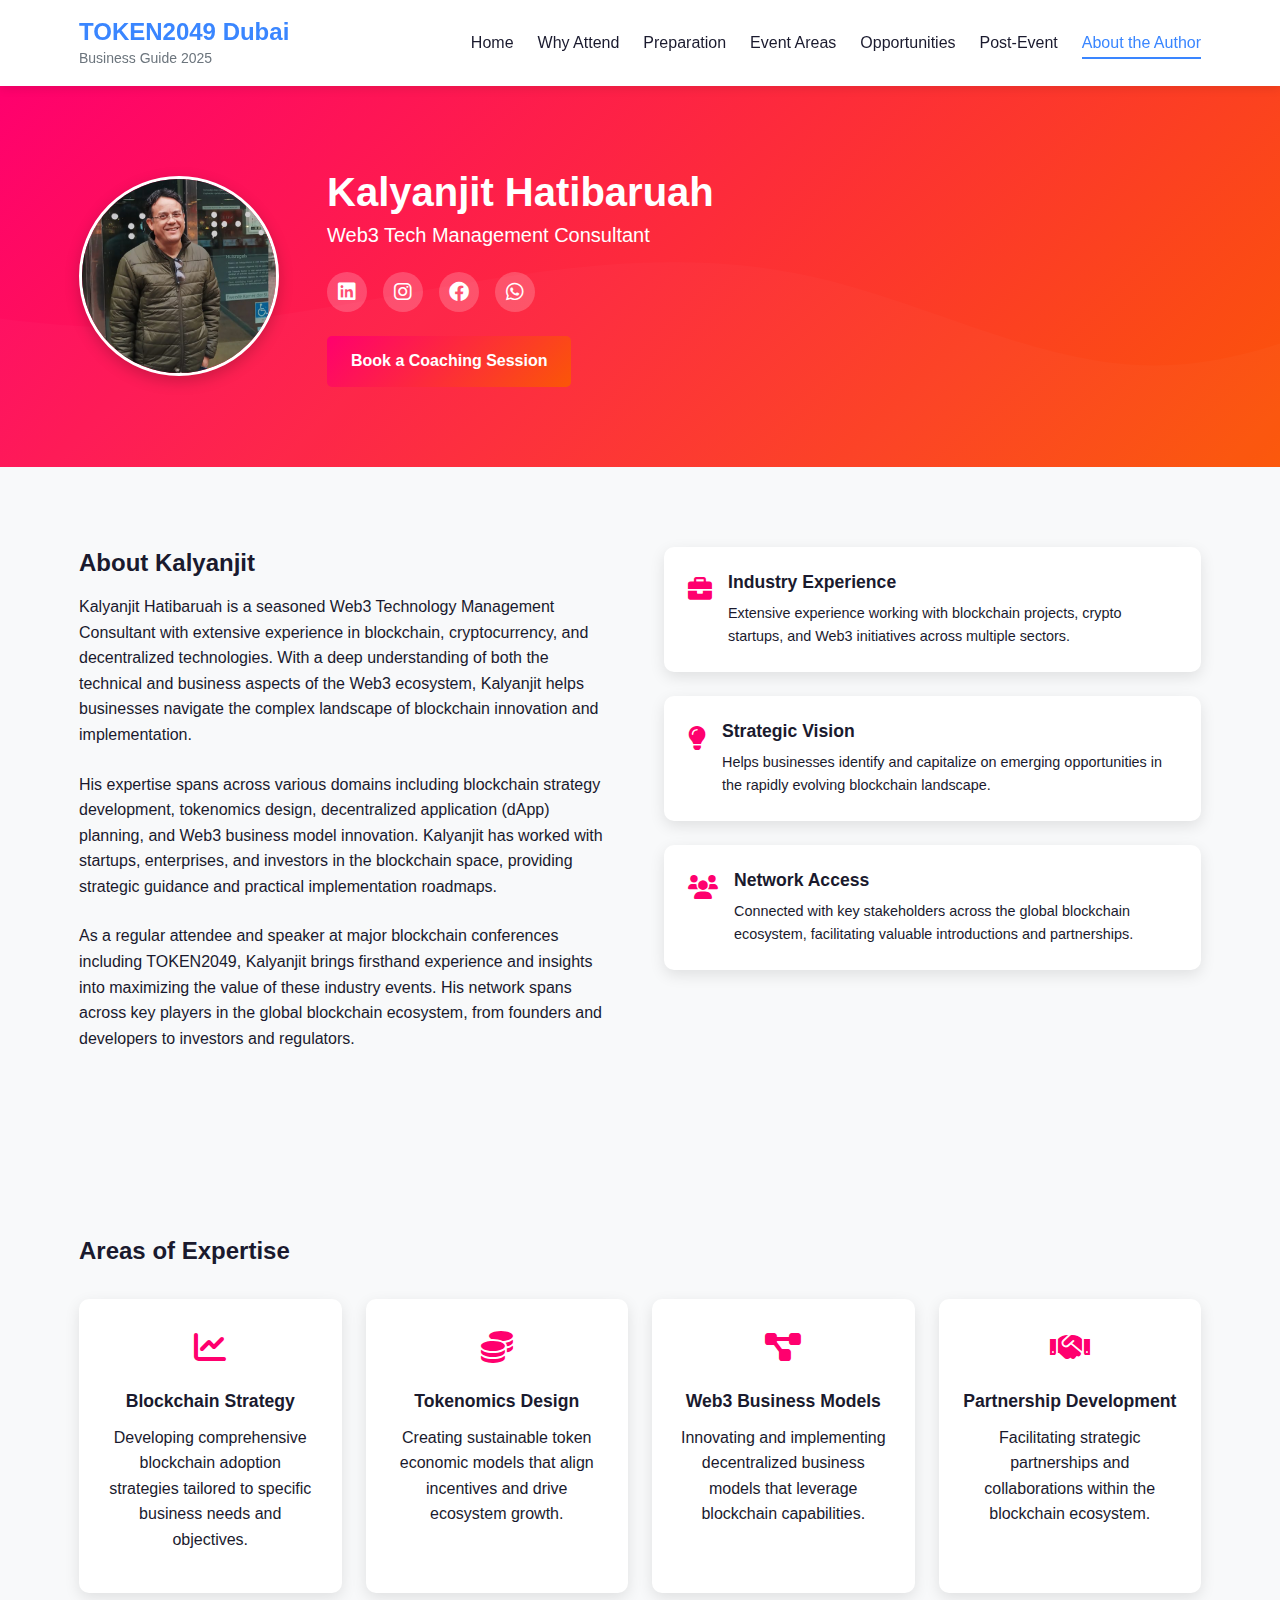
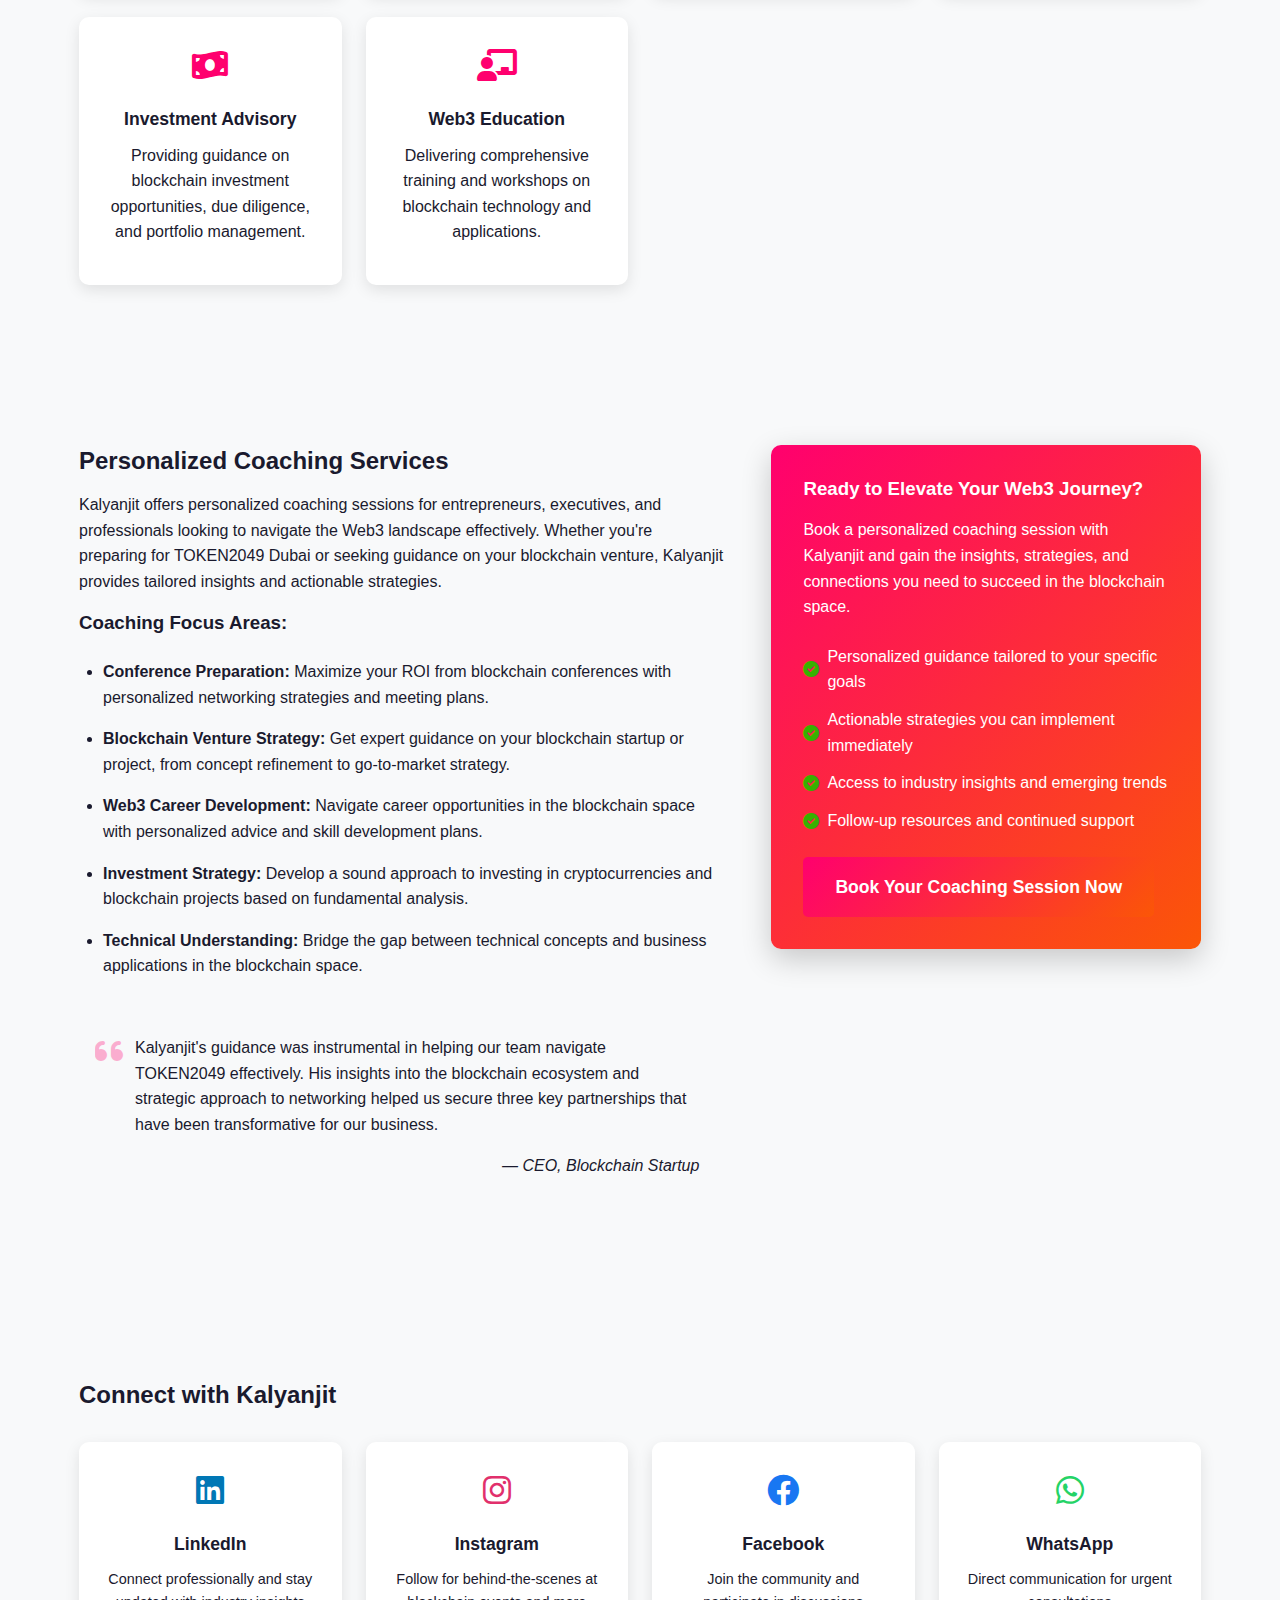
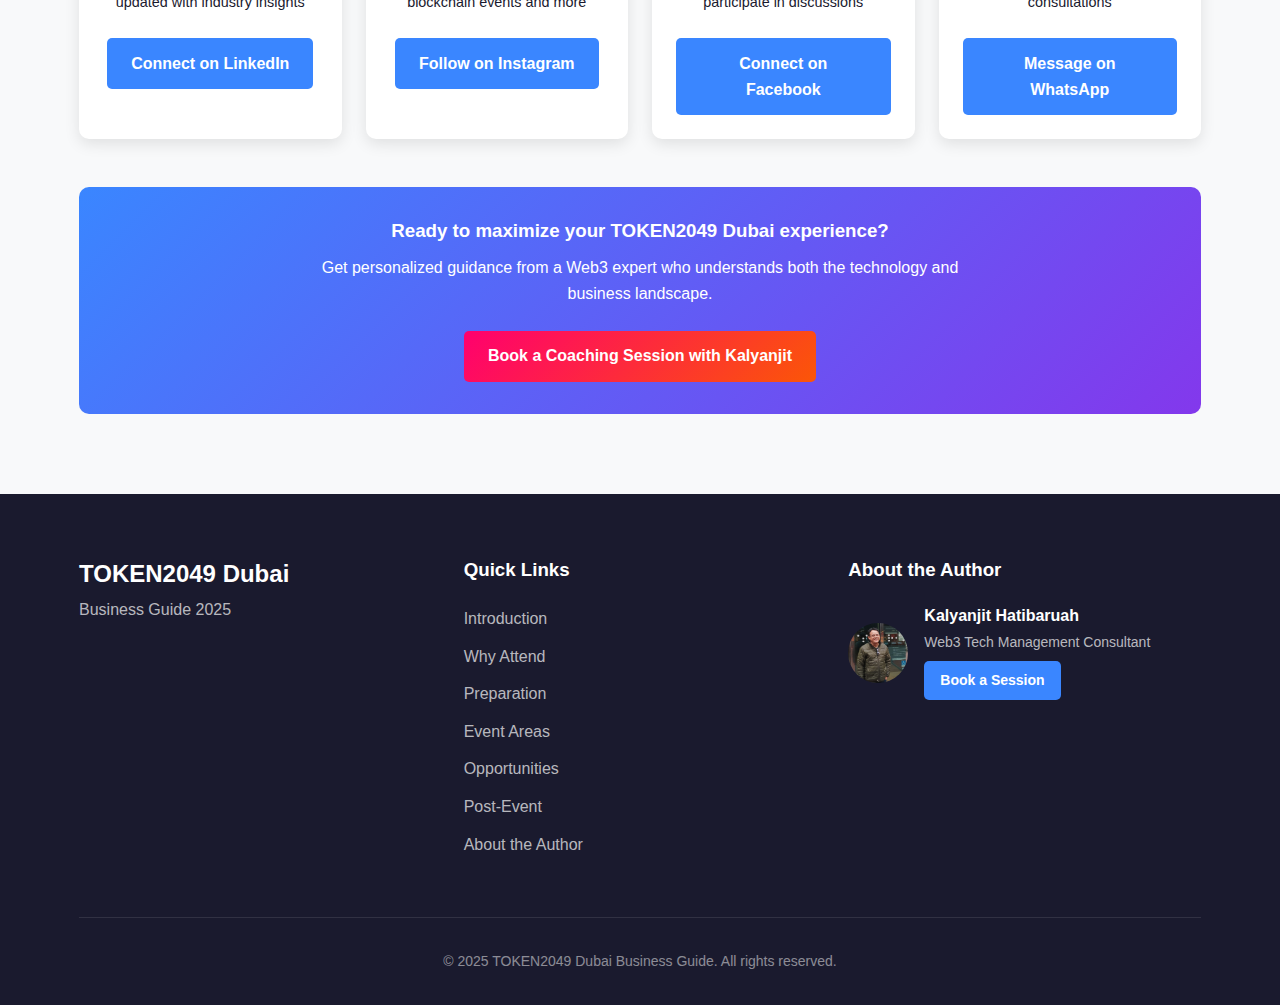
<file: author.html>
<!DOCTYPE html>
<html lang="en">
<head>
    <meta charset="UTF-8">
    <meta name="viewport" content="width=device-width, initial-scale=1.0">
    <title>About the Author - TOKEN2049 Dubai Business Guide</title>
    <link rel="stylesheet" href="css/styles.css">
    <link rel="stylesheet" href="https://cdnjs.cloudflare.com/ajax/libs/font-awesome/6.0.0/css/all.min.css">
</head>
<body>
    <header>
        <div class="container">
            <div class="logo">
                <h1>TOKEN2049 Dubai</h1>
                <p>Business Guide 2025</p>
            </div>
            <nav>
                <ul>
                    <li><a href="index.html">Home</a></li>
                    <li><a href="index.html#reasons">Why Attend</a></li>
                    <li><a href="index.html#preparation">Preparation</a></li>
                    <li><a href="index.html#event-areas">Event Areas</a></li>
                    <li><a href="index.html#opportunities">Opportunities</a></li>
                    <li><a href="index.html#post-event">Post-Event</a></li>
                    <li><a href="author.html" class="active">About the Author</a></li>
                </ul>
                <div class="mobile-menu-btn">
                    <span></span>
                    <span></span>
                    <span></span>
                </div>
            </nav>
        </div>
    </header>

    <section class="author-hero">
        <div class="container">
            <div class="author-hero-content">
                <div class="author-image">
                    <img src="images/kalyan-000.png" alt="Kalyanjit Hatibaruah">
                </div>
                <div class="author-hero-text">
                    <h1>Kalyanjit Hatibaruah</h1>
                    <h2>Web3 Tech Management Consultant</h2>
                    <div class="author-social">
                        <a href="https://www.linkedin.com/in/kalyanjit" target="_blank" class="social-icon"><i class="fab fa-linkedin"></i></a>
                        <a href="https://www.instagram.com/kalyanjit" target="_blank" class="social-icon"><i class="fab fa-instagram"></i></a>
                        <a href="https://www.facebook.com/kalyanjit" target="_blank" class="social-icon"><i class="fab fa-facebook"></i></a>
                        <a href="https://wa.me/919864011106" target="_blank" class="social-icon"><i class="fab fa-whatsapp"></i></a>
                    </div>
                    <a href="https://topmate.io/kalyanjit" class="btn btn-cta" target="_blank">Book a Coaching Session</a>
                </div>
            </div>
        </div>
    </section>

    <section class="author-bio section">
        <div class="container">
            <div class="bio-content">
                <div class="bio-text">
                    <h2>About Kalyanjit</h2>
                    <p>Kalyanjit Hatibaruah is a seasoned Web3 Technology Management Consultant with extensive experience in blockchain, cryptocurrency, and decentralized technologies. With a deep understanding of both the technical and business aspects of the Web3 ecosystem, Kalyanjit helps businesses navigate the complex landscape of blockchain innovation and implementation.</p>
                    
                    <p>His expertise spans across various domains including blockchain strategy development, tokenomics design, decentralized application (dApp) planning, and Web3 business model innovation. Kalyanjit has worked with startups, enterprises, and investors in the blockchain space, providing strategic guidance and practical implementation roadmaps.</p>
                    
                    <p>As a regular attendee and speaker at major blockchain conferences including TOKEN2049, Kalyanjit brings firsthand experience and insights into maximizing the value of these industry events. His network spans across key players in the global blockchain ecosystem, from founders and developers to investors and regulators.</p>
                </div>
                <div class="bio-highlights">
                    <div class="highlight">
                        <div class="highlight-icon"><i class="fas fa-briefcase"></i></div>
                        <div class="highlight-text">
                            <h3>Industry Experience</h3>
                            <p>Extensive experience working with blockchain projects, crypto startups, and Web3 initiatives across multiple sectors.</p>
                        </div>
                    </div>
                    <div class="highlight">
                        <div class="highlight-icon"><i class="fas fa-lightbulb"></i></div>
                        <div class="highlight-text">
                            <h3>Strategic Vision</h3>
                            <p>Helps businesses identify and capitalize on emerging opportunities in the rapidly evolving blockchain landscape.</p>
                        </div>
                    </div>
                    <div class="highlight">
                        <div class="highlight-icon"><i class="fas fa-users"></i></div>
                        <div class="highlight-text">
                            <h3>Network Access</h3>
                            <p>Connected with key stakeholders across the global blockchain ecosystem, facilitating valuable introductions and partnerships.</p>
                        </div>
                    </div>
                </div>
            </div>
        </div>
    </section>

    <section class="expertise section">
        <div class="container">
            <h2>Areas of Expertise</h2>
            <div class="expertise-areas">
                <div class="expertise-card">
                    <div class="expertise-icon"><i class="fas fa-chart-line"></i></div>
                    <h3>Blockchain Strategy</h3>
                    <p>Developing comprehensive blockchain adoption strategies tailored to specific business needs and objectives.</p>
                </div>
                <div class="expertise-card">
                    <div class="expertise-icon"><i class="fas fa-coins"></i></div>
                    <h3>Tokenomics Design</h3>
                    <p>Creating sustainable token economic models that align incentives and drive ecosystem growth.</p>
                </div>
                <div class="expertise-card">
                    <div class="expertise-icon"><i class="fas fa-project-diagram"></i></div>
                    <h3>Web3 Business Models</h3>
                    <p>Innovating and implementing decentralized business models that leverage blockchain capabilities.</p>
                </div>
                <div class="expertise-card">
                    <div class="expertise-icon"><i class="fas fa-handshake"></i></div>
                    <h3>Partnership Development</h3>
                    <p>Facilitating strategic partnerships and collaborations within the blockchain ecosystem.</p>
                </div>
                <div class="expertise-card">
                    <div class="expertise-icon"><i class="fas fa-money-bill-wave"></i></div>
                    <h3>Investment Advisory</h3>
                    <p>Providing guidance on blockchain investment opportunities, due diligence, and portfolio management.</p>
                </div>
                <div class="expertise-card">
                    <div class="expertise-icon"><i class="fas fa-chalkboard-teacher"></i></div>
                    <h3>Web3 Education</h3>
                    <p>Delivering comprehensive training and workshops on blockchain technology and applications.</p>
                </div>
            </div>
        </div>
    </section>

    <section class="coaching section">
        <div class="container">
            <div class="coaching-content">
                <div class="coaching-text">
                    <h2>Personalized Coaching Services</h2>
                    <p>Kalyanjit offers personalized coaching sessions for entrepreneurs, executives, and professionals looking to navigate the Web3 landscape effectively. Whether you're preparing for TOKEN2049 Dubai or seeking guidance on your blockchain venture, Kalyanjit provides tailored insights and actionable strategies.</p>
                    
                    <h3>Coaching Focus Areas:</h3>
                    <ul class="coaching-list">
                        <li><strong>Conference Preparation:</strong> Maximize your ROI from blockchain conferences with personalized networking strategies and meeting plans.</li>
                        <li><strong>Blockchain Venture Strategy:</strong> Get expert guidance on your blockchain startup or project, from concept refinement to go-to-market strategy.</li>
                        <li><strong>Web3 Career Development:</strong> Navigate career opportunities in the blockchain space with personalized advice and skill development plans.</li>
                        <li><strong>Investment Strategy:</strong> Develop a sound approach to investing in cryptocurrencies and blockchain projects based on fundamental analysis.</li>
                        <li><strong>Technical Understanding:</strong> Bridge the gap between technical concepts and business applications in the blockchain space.</li>
                    </ul>
                    
                    <div class="testimonial">
                        <div class="quote-mark"><i class="fas fa-quote-left"></i></div>
                        <p>Kalyanjit's guidance was instrumental in helping our team navigate TOKEN2049 effectively. His insights into the blockchain ecosystem and strategic approach to networking helped us secure three key partnerships that have been transformative for our business.</p>
                        <div class="testimonial-author">
                            <p>— CEO, Blockchain Startup</p>
                        </div>
                    </div>
                </div>
                <div class="coaching-cta">
                    <div class="cta-card">
                        <h3>Ready to Elevate Your Web3 Journey?</h3>
                        <p>Book a personalized coaching session with Kalyanjit and gain the insights, strategies, and connections you need to succeed in the blockchain space.</p>
                        <ul class="cta-benefits">
                            <li><i class="fas fa-check-circle"></i> Personalized guidance tailored to your specific goals</li>
                            <li><i class="fas fa-check-circle"></i> Actionable strategies you can implement immediately</li>
                            <li><i class="fas fa-check-circle"></i> Access to industry insights and emerging trends</li>
                            <li><i class="fas fa-check-circle"></i> Follow-up resources and continued support</li>
                        </ul>
                        <a href="https://topmate.io/kalyanjit" class="btn btn-cta btn-large" target="_blank">Book Your Coaching Session Now</a>
                    </div>
                </div>
            </div>
        </div>
    </section>

    <section class="contact section">
        <div class="container">
            <h2>Connect with Kalyanjit</h2>
            <div class="contact-options">
                <div class="contact-card">
                    <div class="contact-icon"><i class="fab fa-linkedin"></i></div>
                    <h3>LinkedIn</h3>
                    <p>Connect professionally and stay updated with industry insights</p>
                    <a href="https://www.linkedin.com/in/kalyanjit" class="btn" target="_blank">Connect on LinkedIn</a>
                </div>
                <div class="contact-card">
                    <div class="contact-icon"><i class="fab fa-instagram"></i></div>
                    <h3>Instagram</h3>
                    <p>Follow for behind-the-scenes at blockchain events and more</p>
                    <a href="https://www.instagram.com/kalyanjit" class="btn" target="_blank">Follow on Instagram</a>
                </div>
                <div class="contact-card">
                    <div class="contact-icon"><i class="fab fa-facebook"></i></div>
                    <h3>Facebook</h3>
                    <p>Join the community and participate in discussions</p>
                    <a href="https://www.facebook.com/kalyanjit" class="btn" target="_blank">Connect on Facebook</a>
                </div>
                <div class="contact-card">
                    <div class="contact-icon"><i class="fab fa-whatsapp"></i></div>
                    <h3>WhatsApp</h3>
                    <p>Direct communication for urgent consultations</p>
                    <a href="https://wa.me/919864011106" class="btn" target="_blank">Message on WhatsApp</a>
                </div>
            </div>
            <div class="final-cta">
                <h3>Ready to maximize your TOKEN2049 Dubai experience?</h3>
                <p>Get personalized guidance from a Web3 expert who understands both the technology and business landscape.</p>
                <a href="https://topmate.io/kalyanjit" class="btn btn-cta" target="_blank">Book a Coaching Session with Kalyanjit</a>
            </div>
        </div>
    </section>

    <footer>
        <div class="container">
            <div class="footer-content">
                <div class="footer-logo">
                    <h2>TOKEN2049 Dubai</h2>
                    <p>Business Guide 2025</p>
                </div>
                <div class="footer-links">
                    <h3>Quick Links</h3>
                    <ul>
                        <li><a href="index.html#introduction">Introduction</a></li>
                        <li><a href="index.html#reasons">Why Attend</a></li>
                        <li><a href="index.html#preparation">Preparation</a></li>
                        <li><a href="index.html#event-areas">Event Areas</a></li>
                        <li><a href="index.html#opportunities">Opportunities</a></li>
                        <li><a href="index.html#post-event">Post-Event</a></li>
                        <li><a href="author.html">About the Author</a></li>
                    </ul>
                </div>
                <div class="footer-author">
                    <h3>About the Author</h3>
                    <div class="author-brief">
                        <img src="images/kalyan-000.png" alt="Kalyanjit Hatibaruah">
                        <div>
                            <h4>Kalyanjit Hatibaruah</h4>
                            <p>Web3 Tech Management Consultant</p>
                            <a href="https://topmate.io/kalyanjit" class="btn btn-sm" target="_blank">Book a Session</a>
                        </div>
                    </div>
                </div>
            </div>
            <div class="footer-bottom">
                <p>&copy; 2025 TOKEN2049 Dubai Business Guide. All rights reserved.</p>
            </div>
        </div>
    </footer>

    <script src="js/script.js"></script>
</body>
</html>
</file>
<file: css/styles.css>
/* General Styles */
:root {
    --primary-color: #3a86ff;
    --secondary-color: #8338ec;
    --accent-color: #ff006e;
    --dark-color: #1a1a2e;
    --light-color: #f8f9fa;
    --gray-color: #6c757d;
    --success-color: #38b000;
    --gradient-primary: linear-gradient(135deg, #3a86ff, #8338ec);
    --gradient-secondary: linear-gradient(135deg, #ff006e, #fb5607);
    --box-shadow: 0 5px 15px rgba(0, 0, 0, 0.1);
    --transition: all 0.3s ease;
}

* {
    margin: 0;
    padding: 0;
    box-sizing: border-box;
}

html {
    scroll-behavior: smooth;
}

body {
    font-family: 'Segoe UI', Tahoma, Geneva, Verdana, sans-serif;
    line-height: 1.6;
    color: var(--dark-color);
    background-color: var(--light-color);
}

.container {
    width: 90%;
    max-width: 1200px;
    margin: 0 auto;
    padding: 0 15px;
}

h1, h2, h3, h4, h5, h6 {
    margin-bottom: 1rem;
    line-height: 1.3;
    font-weight: 700;
}

p {
    margin-bottom: 1rem;
}

a {
    text-decoration: none;
    color: var(--primary-color);
    transition: var(--transition);
}

a:hover {
    color: var(--secondary-color);
}

ul {
    list-style: none;
}

img {
    max-width: 100%;
    height: auto;
}

.section {
    padding: 5rem 0;
}

.section:nth-child(even) {
    background-color: #f8f9fa;
}

.btn {
    display: inline-block;
    padding: 0.8rem 1.5rem;
    background-color: var(--primary-color);
    color: white;
    border-radius: 5px;
    font-weight: 600;
    text-align: center;
    transition: var(--transition);
    border: none;
    cursor: pointer;
}

.btn:hover {
    background-color: var(--secondary-color);
    color: white;
    transform: translateY(-3px);
    box-shadow: var(--box-shadow);
}

.btn-cta {
    background: var(--gradient-secondary);
    color: white;
}

.btn-cta:hover {
    background: linear-gradient(135deg, #ff006e, #ff4500);
    transform: translateY(-3px);
}

.btn-secondary {
    background-color: var(--gray-color);
    color: white;
}

.btn-secondary:hover {
    background-color: #5a6268;
}

.btn-sm {
    padding: 0.5rem 1rem;
    font-size: 0.875rem;
}

.btn-large {
    padding: 1rem 2rem;
    font-size: 1.1rem;
}

/* Header Styles */
header {
    background-color: white;
    box-shadow: 0 2px 10px rgba(0, 0, 0, 0.1);
    position: sticky;
    top: 0;
    z-index: 1000;
}

header .container {
    display: flex;
    justify-content: space-between;
    align-items: center;
    padding: 1rem 15px;
}

.logo h1 {
    font-size: 1.5rem;
    margin-bottom: 0;
    color: var(--primary-color);
}

.logo p {
    font-size: 0.875rem;
    margin-bottom: 0;
    color: var(--gray-color);
}

nav ul {
    display: flex;
}

nav ul li {
    margin-left: 1.5rem;
}

nav ul li a {
    color: var(--dark-color);
    font-weight: 500;
    padding: 0.5rem 0;
    position: relative;
}

nav ul li a:hover,
nav ul li a.active {
    color: var(--primary-color);
}

nav ul li a::after {
    content: '';
    position: absolute;
    bottom: 0;
    left: 0;
    width: 0;
    height: 2px;
    background-color: var(--primary-color);
    transition: var(--transition);
}

nav ul li a:hover::after,
nav ul li a.active::after {
    width: 100%;
}

.mobile-menu-btn {
    display: none;
    flex-direction: column;
    cursor: pointer;
}

.mobile-menu-btn span {
    display: block;
    width: 25px;
    height: 3px;
    background-color: var(--dark-color);
    margin-bottom: 5px;
    border-radius: 3px;
    transition: var(--transition);
}

/* Hero Section */
.hero {
    background: var(--gradient-primary);
    color: white;
    padding: 5rem 0;
    position: relative;
    overflow: hidden;
}

.hero::before {
    content: '';
    position: absolute;
    top: 0;
    left: 0;
    width: 100%;
    height: 100%;
    background-image: url('data:image/svg+xml;charset=utf8,%3Csvg xmlns="http://www.w3.org/2000/svg" viewBox="0 0 1440 320"%3E%3Cpath fill="%23ffffff" fill-opacity="0.1" d="M0,96L48,112C96,128,192,160,288,186.7C384,213,480,235,576,213.3C672,192,768,128,864,128C960,128,1056,192,1152,208C1248,224,1344,192,1392,176L1440,160L1440,320L1392,320C1344,320,1248,320,1152,320C1056,320,960,320,864,320C768,320,672,320,576,320C480,320,384,320,288,320C192,320,96,320,48,320L0,320Z"%3E%3C/path%3E%3C/svg%3E');
    background-size: cover;
    background-position: center;
    opacity: 0.2;
}

.hero-content {
    display: flex;
    align-items: center;
    justify-content: space-between;
    position: relative;
    z-index: 1;
}

.hero-text {
    flex: 1;
    padding-right: 2rem;
}

.hero-text h1 {
    font-size: 2.5rem;
    margin-bottom: 0.5rem;
}

.hero-text h2 {
    font-size: 1.5rem;
    margin-bottom: 1rem;
    font-weight: 400;
}

.hero-text p {
    margin-bottom: 2rem;
}

.author-profile {
    flex: 0 0 300px;
    background-color: rgba(255, 255, 255, 0.1);
    border-radius: 10px;
    padding: 1.5rem;
    backdrop-filter: blur(10px);
    box-shadow: 0 10px 30px rgba(0, 0, 0, 0.2);
    display: flex;
    flex-direction: column;
    align-items: center;
    text-align: center;
}

.author-image {
    width: 150px;
    height: 150px;
    border-radius: 50%;
    overflow: hidden;
    margin-bottom: 1rem;
    border: 3px solid white;
    box-shadow: 0 5px 15px rgba(0, 0, 0, 0.2);
}

.author-image img {
    width: 100%;
    height: 100%;
    object-fit: cover;
}

.author-info h3 {
    font-size: 1.25rem;
    margin-bottom: 0.25rem;
}

.author-info p {
    margin-bottom: 1rem;
    font-size: 0.9rem;
}

/* Introduction Section */
#introduction {
    background-color: white;
}

/* Reasons Section */
.trend-cards {
    display: grid;
    grid-template-columns: repeat(auto-fill, minmax(300px, 1fr));
    gap: 1.5rem;
    margin-top: 2rem;
}

.card {
    background-color: white;
    border-radius: 10px;
    padding: 1.5rem;
    box-shadow: var(--box-shadow);
    transition: var(--transition);
}

.card:hover {
    transform: translateY(-5px);
    box-shadow: 0 10px 20px rgba(0, 0, 0, 0.1);
}

.card-icon {
    font-size: 2rem;
    color: var(--primary-color);
    margin-bottom: 1rem;
}

.card h4 {
    font-size: 1.25rem;
    margin-bottom: 0.75rem;
}

.feature-list {
    margin: 2rem 0;
}

.feature-list li {
    margin-bottom: 1rem;
    padding-left: 1.5rem;
    position: relative;
}

.feature-list li::before {
    content: '•';
    position: absolute;
    left: 0;
    color: var(--primary-color);
    font-size: 1.5rem;
    line-height: 1;
}

.business-potential {
    display: grid;
    grid-template-columns: repeat(auto-fill, minmax(300px, 1fr));
    gap: 1.5rem;
    margin-top: 2rem;
}

.potential-item {
    display: flex;
    align-items: flex-start;
    background-color: white;
    border-radius: 10px;
    padding: 1.5rem;
    box-shadow: var(--box-shadow);
    transition: var(--transition);
}

.potential-item:hover {
    transform: translateY(-5px);
    box-shadow: 0 10px 20px rgba(0, 0, 0, 0.1);
}

.potential-item .icon {
    font-size: 1.5rem;
    color: var(--primary-color);
    margin-right: 1rem;
    flex-shrink: 0;
}

.potential-item .text {
    flex: 1;
}

.potential-item h4 {
    font-size: 1.1rem;
    margin-bottom: 0.5rem;
}

.potential-item p {
    font-size: 0.9rem;
    margin-bottom: 0;
}

/* Preparation Section */
.prep-steps {
    margin-top: 2rem;
}

.step {
    display: flex;
    margin-bottom: 2rem;
    background-color: white;
    border-radius: 10px;
    box-shadow: var(--box-shadow);
    overflow: hidden;
}

.step-number {
    display: flex;
    align-items: center;
    justify-content: center;
    width: 60px;
    background: var(--gradient-primary);
    color: white;
    font-size: 1.5rem;
    font-weight: 700;
}

.step-content {
    flex: 1;
    padding: 1.5rem;
}

.step-content h4 {
    margin-bottom: 0.75rem;
}

.step-content ul {
    padding-left: 1.5rem;
}

.step-content ul li {
    margin-bottom: 0.5rem;
    list-style-type: disc;
}

.digital-prep {
    display: grid;
    grid-template-columns: repeat(auto-fill, minmax(300px, 1fr));
    gap: 1.5rem;
    margin-top: 2rem;
}

.prep-item {
    display: flex;
    align-items: flex-start;
    background-color: white;
    border-radius: 10px;
    padding: 1.5rem;
    box-shadow: var(--box-shadow);
    transition: var(--transition);
}

.prep-item:hover {
    transform: translateY(-5px);
    box-shadow: 0 10px 20px rgba(0, 0, 0, 0.1);
}

.prep-item .icon {
    font-size: 1.5rem;
    color: var(--primary-color);
    margin-right: 1rem;
    flex-shrink: 0;
}

.prep-item .content {
    flex: 1;
}

.during-event {
    display: grid;
    grid-template-columns: repeat(auto-fill, minmax(300px, 1fr));
    gap: 1.5rem;
    margin-top: 2rem;
}

.event-tip {
    background-color: white;
    border-radius: 10px;
    padding: 1.5rem;
    box-shadow: var(--box-shadow);
    transition: var(--transition);
}

.event-tip:hover {
    transform: translateY(-5px);
    box-shadow: 0 10px 20px rgba(0, 0, 0, 0.1);
}

.event-tip h4 {
    display: flex;
    align-items: center;
    margin-bottom: 0.75rem;
}

.event-tip h4 i {
    margin-right: 0.5rem;
    color: var(--primary-color);
}

/* Event Areas Section */
.venue-areas {
    margin-top: 2rem;
}

.area-category {
    margin-bottom: 3rem;
}

.areas {
    display: grid;
    grid-template-columns: repeat(auto-fill, minmax(250px, 1fr));
    gap: 1.5rem;
    margin-top: 1.5rem;
}

.area {
    background-color: white;
    border-radius: 10px;
    padding: 1.5rem;
    box-shadow: var(--box-shadow);
    transition: var(--transition);
    text-align: center;
}

.area:hover {
    transform: translateY(-5px);
    box-shadow: 0 10px 20px rgba(0, 0, 0, 0.1);
}

.area-icon {
    font-size: 2rem;
    color: var(--primary-color);
    margin-bottom: 1rem;
}

.area h4 {
    font-size: 1.1rem;
    margin-bottom: 0.75rem;
}

.area p {
    font-size: 0.9rem;
    margin-bottom: 0;
}

.events-timeline {
    margin-top: 2rem;
}

.event {
    display: flex;
    margin-bottom: 1.5rem;
    background-color: white;
    border-radius: 10px;
    box-shadow: var(--box-shadow);
    overflow: hidden;
}

.event-date {
    display: flex;
    align-items: center;
    justify-content: center;
    width: 100px;
    background: var(--gradient-primary);
    color: white;
    font-weight: 700;
    padding: 1rem;
    text-align: center;
}

.event-details {
    flex: 1;
    padding: 1.5rem;
}

.event-details h4 {
    margin-bottom: 0.25rem;
}

.event-time {
    color: var(--gray-color);
    font-size: 0.9rem;
    margin-bottom: 0.75rem;
}

.event-category {
    display: inline-block;
    background-color: #e9ecef;
    color: var(--gray-color);
    padding: 0.25rem 0.75rem;
    border-radius: 20px;
    font-size: 0.8rem;
    margin-top: 0.5rem;
}

.navigation-tips {
    display: grid;
    grid-template-columns: repeat(auto-fill, minmax(300px, 1fr));
    gap: 1.5rem;
    margin-top: 2rem;
}

.tip {
    background-color: white;
    border-radius: 10px;
    padding: 1.5rem;
    box-shadow: var(--box-shadow);
}

.tip h4 {
    margin-bottom: 1rem;
    color: var(--primary-color);
}

.tip ul {
    padding-left: 1.5rem;
}

.tip ul li {
    margin-bottom: 0.5rem;
    list-style-type: disc;
}

/* Opportunities Section */
.opportunities {
    margin-top: 2rem;
}

.opportunity {
    background-color: white;
    border-radius: 10px;
    box-shadow: var(--box-shadow);
    margin-bottom: 2rem;
    overflow: hidden;
}

.opportunity h4 {
    background: var(--gradient-primary);
    color: white;
    padding: 1rem 1.5rem;
    margin-bottom: 0;
}

.opportunity-details {
    padding: 1.5rem;
    display: grid;
    grid-template-columns: repeat(auto-fill, minmax(300px, 1fr));
    gap: 1.5rem;
}

.detail h5 {
    font-size: 1rem;
    margin-bottom: 0.5rem;
    color: var(--primary-color);
}

.detail p {
    font-size: 0.9rem;
    margin-bottom: 0;
}

/* Post-Event Section */
.post-event-actions {
    display: grid;
    grid-template-columns: repeat(auto-fill, minmax(300px, 1fr));
    gap: 1.5rem;
    margin-top: 2rem;
}

.action {
    display: flex;
    align-items: flex-start;
    background-color: white;
    border-radius: 10px;
    padding: 1.5rem;
    box-shadow: var(--box-shadow);
    transition: var(--transition);
}

.action:hover {
    transform: translateY(-5px);
    box-shadow: 0 10px 20px rgba(0, 0, 0, 0.1);
}

.action-icon {
    font-size: 1.5rem;
    color: var(--primary-color);
    margin-right: 1rem;
    flex-shrink: 0;
}

.action-content {
    flex: 1;
}

.action-content h4 {
    font-size: 1.1rem;
    margin-bottom: 0.5rem;
}

.follow-up-strategies {
    margin-top: 2rem;
}

.strategy {
    background-color: white;
    border-radius: 10px;
    padding: 1.5rem;
    box-shadow: var(--box-shadow);
    margin-bottom: 1.5rem;
    transition: var(--transition);
}

.strategy:hover {
    transform: translateY(-5px);
    box-shadow: 0 10px 20px rgba(0, 0, 0, 0.1);
}

.strategy h4 {
    margin-bottom: 0.75rem;
    color: var(--primary-color);
}

.long-term-strategies {
    display: grid;
    grid-template-columns: repeat(auto-fill, minmax(300px, 1fr));
    gap: 1.5rem;
    margin-top: 2rem;
}

.strategy-icon {
    font-size: 2rem;
    color: var(--primary-color);
    margin-bottom: 1rem;
}

/* Conclusion Section */
.author-cta {
    display: flex;
    align-items: center;
    background: var(--gradient-primary);
    border-radius: 10px;
    padding: 2rem;
    margin-top: 3rem;
    color: white;
}

.author-cta .author-image {
    width: 120px;
    height: 120px;
    margin-right: 2rem;
    margin-bottom: 0;
}

.author-cta .author-info {
    flex: 1;
}

.author-cta .author-info h3 {
    margin-bottom: 0.5rem;
}

.author-cta .author-info p {
    margin-bottom: 1.5rem;
}

.author-cta .btn {
    margin-right: 1rem;
    margin-bottom: 0.5rem;
}

/* Resources Section */
.resources-list {
    background-color: white;
    border-radius: 10px;
    padding: 2rem;
    box-shadow: var(--box-shadow);
    margin-top: 2rem;
}

.resources-list li {
    margin-bottom: 1rem;
    padding-bottom: 1rem;
    border-bottom: 1px solid #e9ecef;
}

.resources-list li:last-child {
    margin-bottom: 0;
    padding-bottom: 0;
    border-bottom: none;
}

.resources-list a {
    word-break: break-all;
}

/* Footer */
footer {
    background-color: var(--dark-color);
    color: white;
    padding: 4rem 0 2rem;
}

.footer-content {
    display: grid;
    grid-template-columns: repeat(auto-fit, minmax(250px, 1fr));
    gap: 2rem;
    margin-bottom: 3rem;
}

.footer-logo h2 {
    color: white;
    margin-bottom: 0.5rem;
}

.footer-logo p {
    color: rgba(255, 255, 255, 0.7);
}

.footer-links h3 {
    margin-bottom: 1.5rem;
    color: white;
}

.footer-links ul li {
    margin-bottom: 0.75rem;
}

.footer-links ul li a {
    color: rgba(255, 255, 255, 0.7);
    transition: var(--transition);
}

.footer-links ul li a:hover {
    color: white;
}

.footer-author h3 {
    margin-bottom: 1.5rem;
    color: white;
}

.author-brief {
    display: flex;
    align-items: center;
}

.author-brief img {
    width: 60px;
    height: 60px;
    border-radius: 50%;
    margin-right: 1rem;
}

.author-brief h4 {
    margin-bottom: 0.25rem;
    color: white;
}

.author-brief p {
    margin-bottom: 0.5rem;
    color: rgba(255, 255, 255, 0.7);
    font-size: 0.875rem;
}

.footer-bottom {
    text-align: center;
    padding-top: 2rem;
    border-top: 1px solid rgba(255, 255, 255, 0.1);
}

.footer-bottom p {
    color: rgba(255, 255, 255, 0.5);
    font-size: 0.875rem;
    margin-bottom: 0;
}

/* Author Page Styles */
.author-hero {
    background: var(--gradient-secondary);
    color: white;
    padding: 5rem 0;
    position: relative;
    overflow: hidden;
}

.author-hero::before {
    content: '';
    position: absolute;
    top: 0;
    left: 0;
    width: 100%;
    height: 100%;
    background-image: url('data:image/svg+xml;charset=utf8,%3Csvg xmlns="http://www.w3.org/2000/svg" viewBox="0 0 1440 320"%3E%3Cpath fill="%23ffffff" fill-opacity="0.1" d="M0,160L48,170.7C96,181,192,203,288,202.7C384,203,480,181,576,165.3C672,149,768,139,864,160C960,181,1056,235,1152,234.7C1248,235,1344,181,1392,154.7L1440,128L1440,320L1392,320C1344,320,1248,320,1152,320C1056,320,960,320,864,320C768,320,672,320,576,320C480,320,384,320,288,320C192,320,96,320,48,320L0,320Z"%3E%3C/path%3E%3C/svg%3E');
    background-size: cover;
    background-position: center;
    opacity: 0.2;
}

.author-hero-content {
    display: flex;
    align-items: center;
    position: relative;
    z-index: 1;
}

.author-hero .author-image {
    width: 200px;
    height: 200px;
    margin-right: 3rem;
    margin-bottom: 0;
}

.author-hero-text {
    flex: 1;
}

.author-hero-text h1 {
    font-size: 2.5rem;
    margin-bottom: 0.25rem;
}

.author-hero-text h2 {
    font-size: 1.25rem;
    margin-bottom: 1.5rem;
    font-weight: 400;
}

.author-social {
    display: flex;
    margin-bottom: 1.5rem;
}

.social-icon {
    display: flex;
    align-items: center;
    justify-content: center;
    width: 40px;
    height: 40px;
    background-color: rgba(255, 255, 255, 0.2);
    border-radius: 50%;
    margin-right: 1rem;
    color: white;
    font-size: 1.25rem;
    transition: var(--transition);
}

.social-icon:hover {
    background-color: white;
    color: var(--accent-color);
    transform: translateY(-3px);
}

.bio-content {
    display: grid;
    grid-template-columns: 1fr 1fr;
    gap: 3rem;
    align-items: start;
}

.bio-text p {
    margin-bottom: 1.5rem;
}

.bio-highlights {
    display: grid;
    gap: 1.5rem;
}

.highlight {
    display: flex;
    align-items: flex-start;
    background-color: white;
    border-radius: 10px;
    padding: 1.5rem;
    box-shadow: var(--box-shadow);
    transition: var(--transition);
}

.highlight:hover {
    transform: translateY(-5px);
    box-shadow: 0 10px 20px rgba(0, 0, 0, 0.1);
}

.highlight-icon {
    font-size: 1.5rem;
    color: var(--accent-color);
    margin-right: 1rem;
    flex-shrink: 0;
}

.highlight-text {
    flex: 1;
}

.highlight-text h3 {
    font-size: 1.1rem;
    margin-bottom: 0.5rem;
}

.highlight-text p {
    font-size: 0.9rem;
    margin-bottom: 0;
}

.expertise-areas {
    display: grid;
    grid-template-columns: repeat(auto-fill, minmax(250px, 1fr));
    gap: 1.5rem;
    margin-top: 2rem;
}

.expertise-card {
    background-color: white;
    border-radius: 10px;
    padding: 1.5rem;
    box-shadow: var(--box-shadow);
    transition: var(--transition);
    text-align: center;
}

.expertise-card:hover {
    transform: translateY(-5px);
    box-shadow: 0 10px 20px rgba(0, 0, 0, 0.1);
}

.expertise-icon {
    font-size: 2rem;
    color: var(--accent-color);
    margin-bottom: 1rem;
}

.expertise-card h3 {
    font-size: 1.1rem;
    margin-bottom: 0.75rem;
}

.coaching-content {
    display: grid;
    grid-template-columns: 3fr 2fr;
    gap: 3rem;
    align-items: start;
}

.coaching-list {
    margin: 1.5rem 0;
    padding-left: 1.5rem;
}

.coaching-list li {
    margin-bottom: 1rem;
    list-style-type: disc;
}

.testimonial {
    background-color: #f8f9fa;
    border-radius: 10px;
    padding: 1.5rem;
    margin-top: 2rem;
    position: relative;
}

.quote-mark {
    font-size: 2rem;
    color: var(--accent-color);
    opacity: 0.3;
    position: absolute;
    top: 1rem;
    left: 1rem;
}

.testimonial p {
    margin-bottom: 1rem;
    padding-left: 2rem;
}

.testimonial-author {
    text-align: right;
    font-style: italic;
}

.cta-card {
    background: var(--gradient-secondary);
    color: white;
    border-radius: 10px;
    padding: 2rem;
    box-shadow: 0 10px 30px rgba(0, 0, 0, 0.2);
}

.cta-card h3 {
    margin-bottom: 1rem;
}

.cta-benefits {
    margin: 1.5rem 0;
}

.cta-benefits li {
    margin-bottom: 0.75rem;
    display: flex;
    align-items: center;
}

.cta-benefits li i {
    color: var(--success-color);
    margin-right: 0.5rem;
}

.contact-options {
    display: grid;
    grid-template-columns: repeat(auto-fill, minmax(250px, 1fr));
    gap: 1.5rem;
    margin-top: 2rem;
}

.contact-card {
    background-color: white;
    border-radius: 10px;
    padding: 1.5rem;
    box-shadow: var(--box-shadow);
    transition: var(--transition);
    text-align: center;
}

.contact-card:hover {
    transform: translateY(-5px);
    box-shadow: 0 10px 20px rgba(0, 0, 0, 0.1);
}

.contact-icon {
    font-size: 2rem;
    margin-bottom: 1rem;
}

.contact-card:nth-child(1) .contact-icon {
    color: #0077b5; /* LinkedIn blue */
}

.contact-card:nth-child(2) .contact-icon {
    color: #e1306c; /* Instagram pink */
}

.contact-card:nth-child(3) .contact-icon {
    color: #1877f2; /* Facebook blue */
}

.contact-card:nth-child(4) .contact-icon {
    color: #25d366; /* WhatsApp green */
}

.contact-card h3 {
    font-size: 1.1rem;
    margin-bottom: 0.75rem;
}

.contact-card p {
    margin-bottom: 1.5rem;
    font-size: 0.9rem;
}

.final-cta {
    background: var(--gradient-primary);
    color: white;
    border-radius: 10px;
    padding: 2rem;
    text-align: center;
    margin-top: 3rem;
}

.final-cta h3 {
    margin-bottom: 0.75rem;
}

.final-cta p {
    margin-bottom: 1.5rem;
    max-width: 700px;
    margin-left: auto;
    margin-right: auto;
}

/* Responsive Styles */
@media (max-width: 992px) {
    .hero-content {
        flex-direction: column;
    }
    
    .hero-text {
        padding-right: 0;
        margin-bottom: 2rem;
        text-align: center;
    }
    
    .bio-content,
    .coaching-content {
        grid-template-columns: 1fr;
    }
    
    .author-hero-content {
        flex-direction: column;
        text-align: center;
    }
    
    .author-hero .author-image {
        margin-right: 0;
        margin-bottom: 2rem;
    }
    
    .author-social {
        justify-content: center;
    }
    
    .author-cta {
        flex-direction: column;
        text-align: center;
    }
    
    .author-cta .author-image {
        margin-right: 0;
        margin-bottom: 1.5rem;
    }
}

@media (max-width: 768px) {
    nav ul {
        display: none;
        position: absolute;
        top: 100%;
        left: 0;
        width: 100%;
        background-color: white;
        flex-direction: column;
        padding: 1rem 0;
        box-shadow: 0 5px 10px rgba(0, 0, 0, 0.1);
    }
    
    nav ul.show {
        display: flex;
    }
    
    nav ul li {
        margin: 0;
    }
    
    nav ul li a {
        display: block;
        padding: 0.75rem 1.5rem;
    }
    
    nav ul li a::after {
        display: none;
    }
    
    .mobile-menu-btn {
        display: flex;
    }
    
    .step {
        flex-direction: column;
    }
    
    .step-number {
        width: 100%;
        padding: 0.5rem;
    }
    
    .opportunity-details {
        grid-template-columns: 1fr;
    }
}

@media (max-width: 576px) {
    .section {
        padding: 3rem 0;
    }
    
    .hero {
        padding: 3rem 0;
    }
    
    .hero-text h1 {
        font-size: 2rem;
    }
    
    .hero-text h2 {
        font-size: 1.25rem;
    }
    
    .author-profile {
        width: 100%;
    }
    
    .event {
        flex-direction: column;
    }
    
    .event-date {
        width: 100%;
        padding: 0.5rem;
    }
}
</file>
